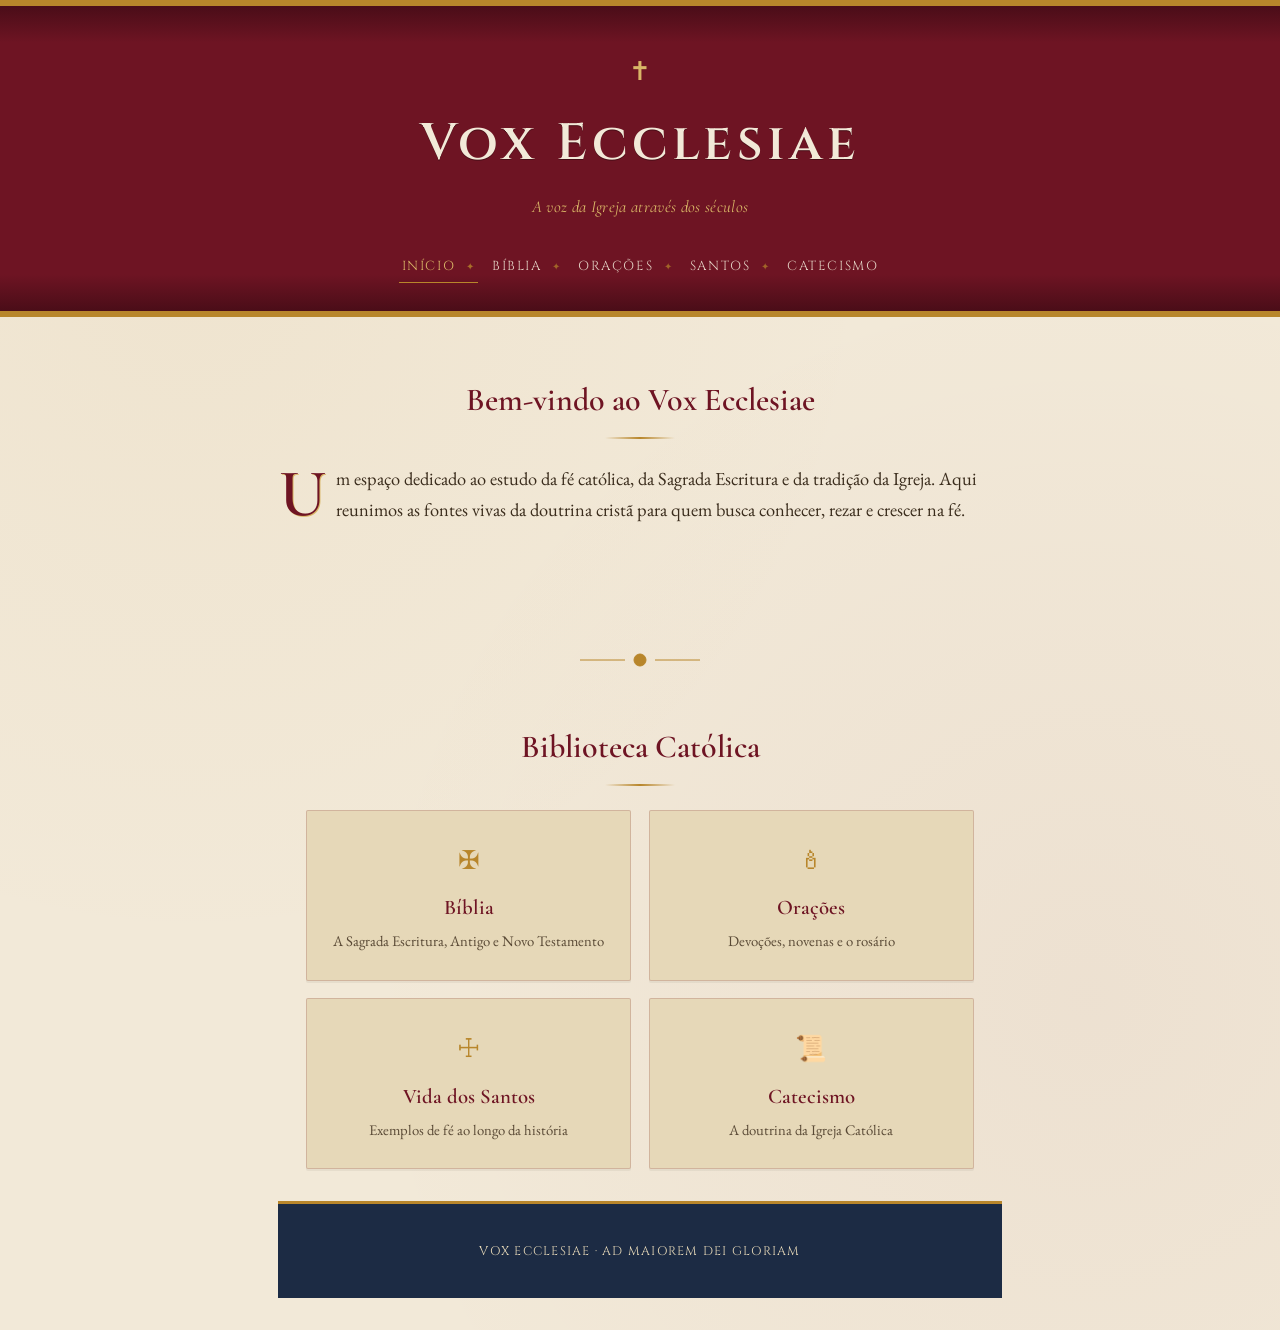
<file: index.html>
<!DOCTYPE html>
<html lang="pt-BR">

<head>
    <meta charset="UTF-8">
    <meta name="viewport" content="width=device-width, initial-scale=1.0">
    <title>Vox Ecclesiae</title>
    <link rel="stylesheet" href="style.css">
</head>

<body>

    <header>
        <div class="header-ornament" aria-hidden="true">✝</div>
        <h1>Vox Ecclesiae</h1>
        <p class="header-subtitle">A voz da Igreja através dos séculos</p>

        <nav aria-label="Navegação principal">
            <a href="index.html" class="active">Início</a>
            <a href="biblia.html">Bíblia</a>
            <a href="oracoes.html">Orações</a>
            <a href="santos.html">Santos</a>
            <a href="catecismo.html">Catecismo</a>
        </nav>
    </header>

    <main>
        <section class="hero">
            <h2>Bem-vindo ao Vox Ecclesiae</h2>
            <p class="drop-cap">
                Um espaço dedicado ao estudo da fé católica, da Sagrada Escritura
                e da tradição da Igreja. Aqui reunimos as fontes vivas da doutrina
                cristã para quem busca conhecer, rezar e crescer na fé.
            </p>
        </section>

</header>

<main>
   
    <div class="divider" aria-hidden="true">
        <svg viewBox="0 0 120 24" xmlns="http://www.w3.org/2000/svg">
            <line x1="0" y1="12" x2="45" y2="12" />
            <circle cx="60" cy="12" r="6" />
            <path d="M60 6 L64 12 L60 18 L56 12 Z" />
            <line x1="75" y1="12" x2="120" y2="12" />
        </svg>
    </div>

    <section class="library">
        <h2>Biblioteca Católica</h2>
        <ul>
            <li>
                <a href="biblia.html">
                    <span class="library-icon" aria-hidden="true">✠</span>
                    <span class="library-title">Bíblia</span>
                    <span class="library-desc">A Sagrada Escritura, Antigo e Novo Testamento</span>
                </a>
            </li>

            <li>
                <a href="oracoes.html">
                    <span class="library-icon" aria-hidden="true">🕯</span>
                    <span class="library-title">Orações</span>
                    <span class="library-desc">Devoções, novenas e o rosário</span>
                </a>
            </li>

            <li>
                <a href="santos.html">
                    <span class="library-icon" aria-hidden="true">☩</span>
                    <span class="library-title">Vida dos Santos</span>
                    <span class="library-desc">Exemplos de fé ao longo da história</span>
                </a>
            </li>

            <li>
                <a href="catecismo.html">
                    <span class="library-icon" aria-hidden="true">📜</span>
                    <span class="library-title">Catecismo</span>
                    <span class="library-desc">A doutrina da Igreja Católica</span>
                </a>
            </li>
        </ul>
    </section>
</main>

<footer>
    <p>Vox Ecclesiae &middot; Ad maiorem Dei gloriam</p>
</footer>

</body>
</html>
</file>
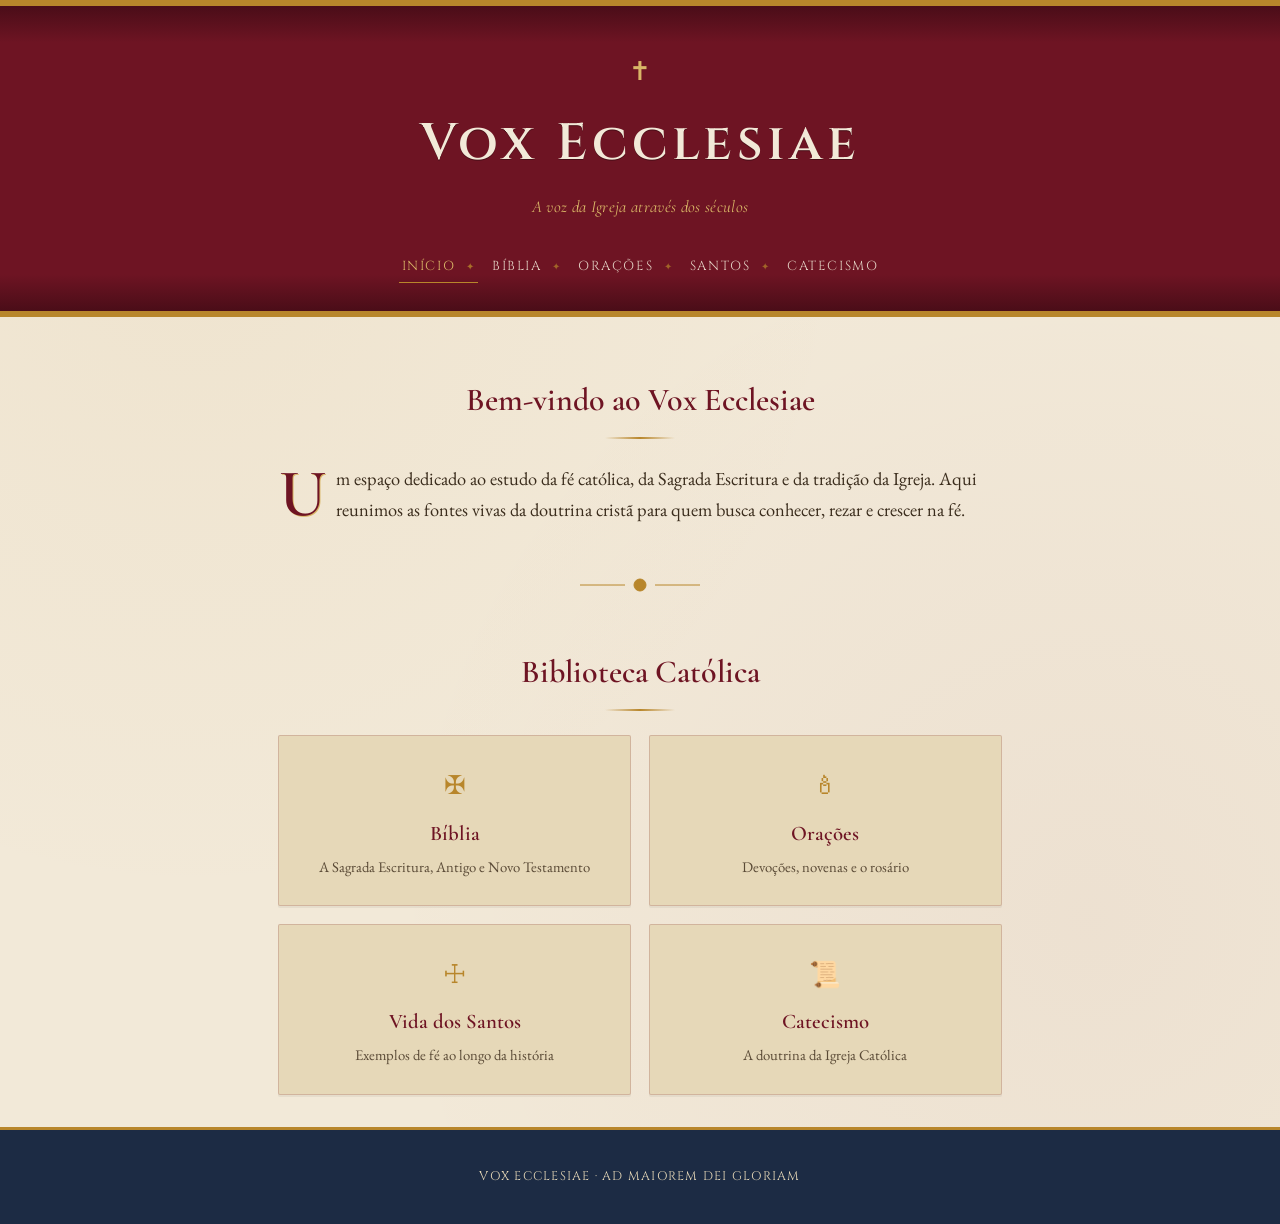
<file: Vox-Ecclesiae-main/index.html>
<!DOCTYPE html>
<html lang="pt-BR">

<head>
    <meta charset="UTF-8">
    <meta name="viewport" content="width=device-width, initial-scale=1.0">
    <title>Vox Ecclesiae</title>
    <link rel="stylesheet" href="style.css">
</head>

<body>

    <header>
        <div class="header-ornament" aria-hidden="true">✝</div>
        <h1>Vox Ecclesiae</h1>
        <p class="header-subtitle">A voz da Igreja através dos séculos</p>

        <nav aria-label="Navegação principal">
            <a href="index.html" class="active">Início</a>
            <a href="biblia.html">Bíblia</a>
            <a href="oracoes.html">Orações</a>
            <a href="santos.html">Santos</a>
            <a href="catecismo.html">Catecismo</a>
        </nav>
    </header>

    <main>
        <section class="hero">
            <h2>Bem-vindo ao Vox Ecclesiae</h2>
            <p class="drop-cap">
                Um espaço dedicado ao estudo da fé católica, da Sagrada Escritura
                e da tradição da Igreja. Aqui reunimos as fontes vivas da doutrina
                cristã para quem busca conhecer, rezar e crescer na fé.
            </p>
        </section>

        <div class="divider" aria-hidden="true">
            <svg viewBox="0 0 120 24" xmlns="http://www.w3.org/2000/svg">
                <line x1="0" y1="12" x2="45" y2="12" />
                <circle cx="60" cy="12" r="6" />
                <path d="M60 6 L64 12 L60 18 L56 12 Z" />
                <line x1="75" y1="12" x2="120" y2="12" />
            </svg>
        </div>

        <section class="library">
            <h2>Biblioteca Católica</h2>
            <ul>
                <li>
                    <a href="biblia.html">
                        <span class="library-icon" aria-hidden="true">✠</span>
                        <span class="library-title">Bíblia</span>
                        <span class="library-desc">A Sagrada Escritura, Antigo e Novo Testamento</span>
                    </a>
                </li>
                <li>
                    <a href="oracoes.html">
                        <span class="library-icon" aria-hidden="true">🕯</span>
                        <span class="library-title">Orações</span>
                        <span class="library-desc">Devoções, novenas e o rosário</span>
                    </a>
                </li>
                <li>
                    <a href="santos.html">
                        <span class="library-icon" aria-hidden="true">☩</span>
                        <span class="library-title">Vida dos Santos</span>
                        <span class="library-desc">Exemplos de fé ao longo da história</span>
                    </a>
                </li>
                <li>
                    <a href="catecismo.html">
                        <span class="library-icon" aria-hidden="true">📜</span>
                        <span class="library-title">Catecismo</span>
                        <span class="library-desc">A doutrina da Igreja Católica</span>
                    </a>
                </li>
            </ul>
        </section>
    </main>

    <footer>
        <p>Vox Ecclesiae &middot; Ad maiorem Dei gloriam</p>
    </footer>

</body>
</html>
</file>
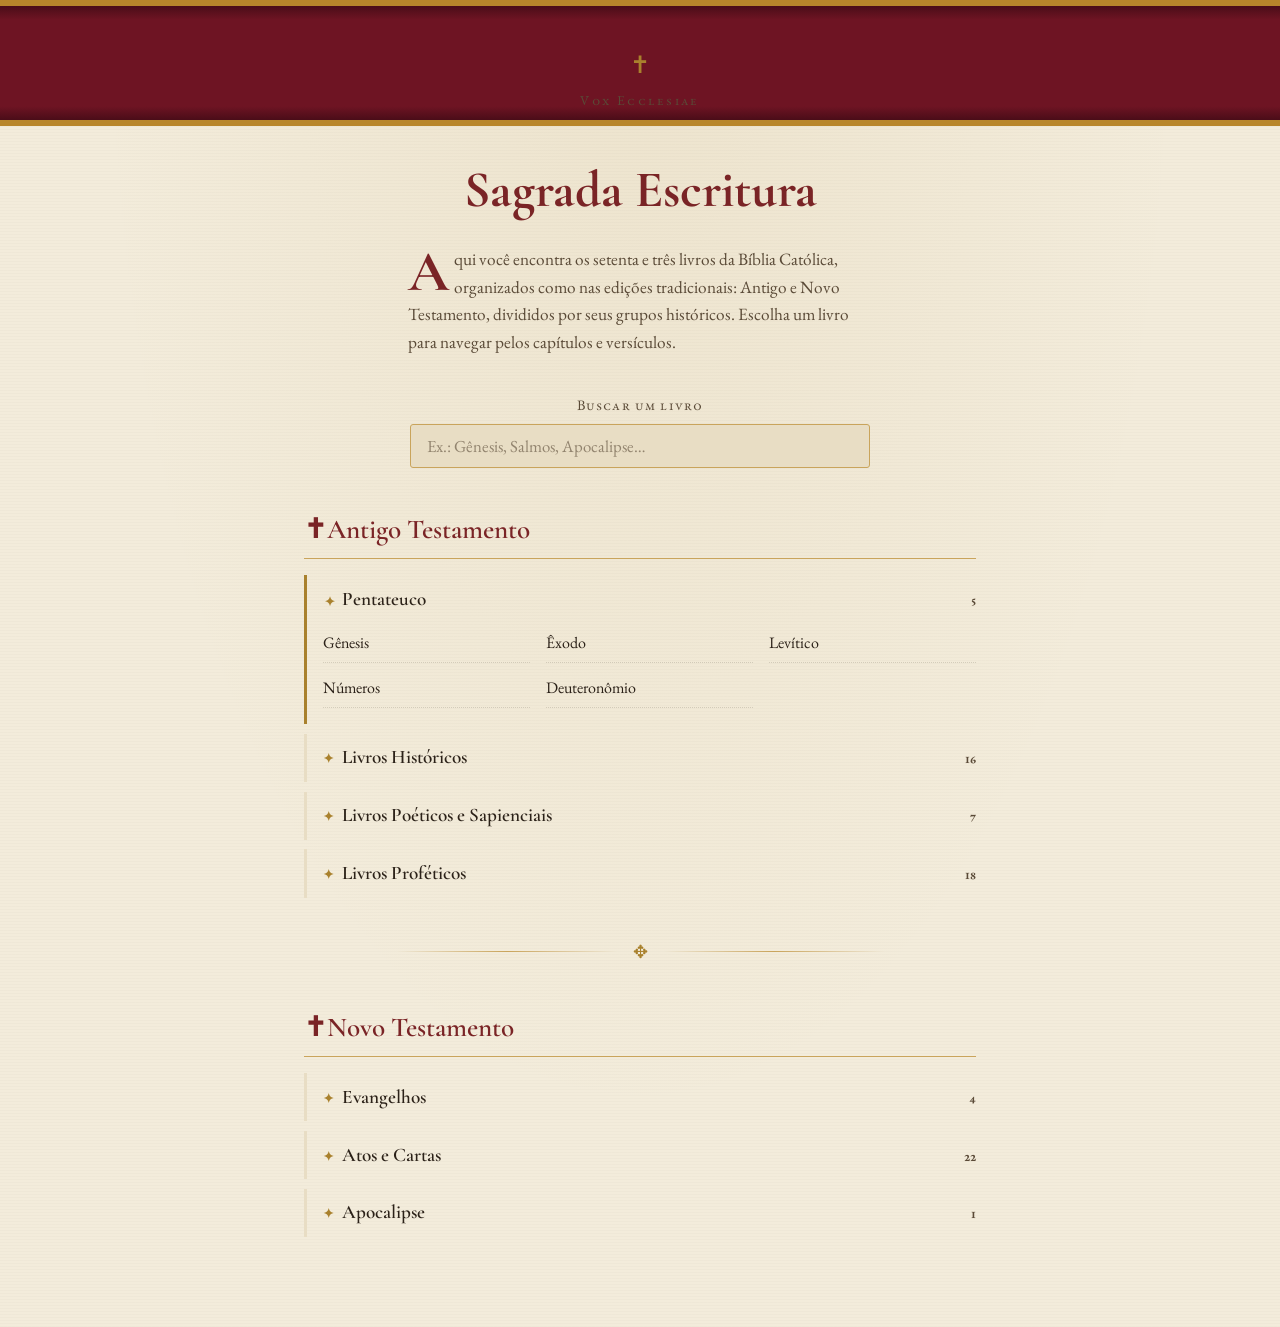
<file: biblia.html>
<!DOCTYPE html>
<html lang="pt-BR">
<head>
<meta charset="UTF-8">
<meta name="viewport" content="width=device-width, initial-scale=1.0">
<title>Bíblia | Vox Ecclesiae</title>
<link rel="preconnect" href="https://fonts.googleapis.com">
<link rel="preconnect" href="https://fonts.gstatic.com" crossorigin>
<link href="https://fonts.googleapis.com/css2?family=Cormorant+Garamond:ital,wght@0,500;0,600;0,700;1,500&family=EB+Garamond:ital,wght@0,400;0,500;1,400&display=swap" rel="stylesheet">
<link rel="stylesheet" href="style.css">
</head>
<body>

  <style>
    /* =========================================================
   Vox Ecclesiae — Bíblia
   Paleta: pergaminho, tinta sépia, ouro velho e borgonha
   ========================================================= */

:root {
  --pergaminho: #f3ecdb;
  --pergaminho-escuro: #e8ddc4;
  --tinta: #2b2118;
  --tinta-suave: #5a4a37;
  --ouro: #a9812d;
  --ouro-claro: #c9a45c;
  --borgonha: #7a2426;

  --fonte-titulo: "Cormorant Garamond", "Georgia", serif;
  --fonte-corpo: "EB Garamond", "Georgia", serif;

  --largura-conteudo: 720px;
}

* {
  box-sizing: border-box;
}

body {
  margin: 0;
  background-color: var(--pergaminho);
  background-image:
    radial-gradient(ellipse at top, rgba(169, 129, 45, 0.08), transparent 60%),
    repeating-linear-gradient(0deg, rgba(43, 33, 24, 0.02) 0px, rgba(43, 33, 24, 0.02) 1px, transparent 1px, transparent 3px);
  color: var(--tinta);
  font-family: var(--fonte-corpo);
  line-height: 1.6;
}

/* ---------- Topo ---------- */

.topo {
  display: flex;
  flex-direction: column;
  align-items: center;
  padding: 2.5rem 1.5rem 0.5rem;
}

.topo__selo {
  font-size: 1.5rem;
  color: var(--ouro);
}

.topo__eyebrow {
  margin: 0.35rem 0 0;
  font-family: var(--fonte-corpo);
  font-variant: small-caps;
  letter-spacing: 0.18em;
  font-size: 0.85rem;
  color: var(--tinta-suave);
}

/* ---------- Layout principal ---------- */

main {
  max-width: var(--largura-conteudo);
  margin: 0 auto;
  padding: 1.5rem 1.5rem 5rem;
}

/* ---------- Introdução ---------- */

.intro {
  text-align: center;
  margin-bottom: 2.25rem;
}

.intro h1 {
  font-family: var(--fonte-titulo);
  font-weight: 700;
  font-size: clamp(2.4rem, 5vw, 3.2rem);
  margin: 0 0 0.9rem;
  color: var(--borgonha);
}

.intro__texto {
  text-align: left;
  max-width: 58ch;
  margin: 0 auto;
  font-size: 1.08rem;
  color: var(--tinta-suave);
}

.capitular {
  float: left;
  font-family: var(--fonte-titulo);
  font-weight: 700;
  font-size: 3.6rem;
  line-height: 0.8;
  padding: 0.05em 0.08em 0 0;
  color: var(--borgonha);
}

/* ---------- Busca ---------- */

.busca {
  margin: 0 auto 2.5rem;
  max-width: 460px;
  text-align: center;
}

.busca__label {
  display: block;
  font-variant: small-caps;
  letter-spacing: 0.08em;
  font-size: 0.9rem;
  color: var(--tinta-suave);
  margin-bottom: 0.5rem;
}

.busca__campo {
  width: 100%;
  padding: 0.65rem 1rem;
  font-family: var(--fonte-corpo);
  font-size: 1.05rem;
  color: var(--tinta);
  background: var(--pergaminho-escuro);
  border: 1px solid var(--ouro-claro);
  border-radius: 3px;
  outline-offset: 2px;
}

.busca__campo::placeholder {
  color: var(--tinta-suave);
  opacity: 0.6;
}

.busca__campo:focus-visible {
  outline: 2px solid var(--borgonha);
}

.busca__vazio {
  margin-top: 0.75rem;
  font-style: italic;
  color: var(--tinta-suave);
}

/* ---------- Testamentos e grupos ---------- */

.testamento__titulo {
  font-family: var(--fonte-titulo);
  font-weight: 600;
  font-size: 1.7rem;
  color: var(--borgonha);
  border-bottom: 1px solid var(--ouro-claro);
  padding-bottom: 0.4rem;
  margin: 0 0 1rem;
}

.grupo {
  border-left: 3px solid var(--pergaminho-escuro);
  margin-bottom: 0.6rem;
  padding-left: 1rem;
  transition: border-color 0.25s ease;
}

.grupo[open] {
  border-left-color: var(--ouro);
}

.grupo summary {
  cursor: pointer;
  list-style: none;
  font-family: var(--fonte-titulo);
  font-weight: 600;
  font-size: 1.2rem;
  padding: 0.55rem 0;
  display: flex;
  align-items: baseline;
  gap: 0.5rem;
  user-select: none;
}

.grupo summary::-webkit-details-marker {
  display: none;
}

.grupo summary::before {
  content: "✦";
  color: var(--ouro);
  font-size: 0.8rem;
  transform: rotate(0deg);
  transition: transform 0.25s ease;
  display: inline-block;
}

.grupo[open] summary::before {
  transform: rotate(90deg);
}

.grupo__contagem {
  margin-left: auto;
  font-family: var(--fonte-corpo);
  font-variant: small-caps;
  font-size: 0.85rem;
  color: var(--tinta-suave);
}

.grupo__conteudo {
  overflow: hidden;
  transition: height 0.28s ease;
}

/* ---------- Lista de livros ---------- */

.livros {
  list-style: none;
  margin: 0 0 1rem;
  padding: 0;
  display: grid;
  grid-template-columns: repeat(auto-fill, minmax(160px, 1fr));
  gap: 0.35rem 1rem;
}

.livros li {
  border-bottom: 1px dotted rgba(43, 33, 24, 0.15);
  padding: 0.3rem 0;
}

.livros a {
  color: var(--tinta);
  text-decoration: none;
  font-size: 1rem;
  transition: color 0.15s ease;
  border-bottom: 1px solid transparent;
}

.livros a:hover,
.livros a:focus-visible {
  color: var(--borgonha);
  border-bottom-color: var(--borgonha);
}

.livro-pendente {
  color: var(--tinta-suave);
  font-size: 1rem;
  opacity: 0.65;
}

.livro-pendente::after {
  content: "em breve";
  display: inline-block;
  margin-left: 0.5rem;
  font-variant: small-caps;
  font-size: 0.7rem;
  letter-spacing: 0.05em;
  color: var(--ouro);
  opacity: 0.9;
}

/* destaque de busca */
.livros li.oculto {
  display: none;
}

.livros mark {
  background: rgba(169, 129, 45, 0.35);
  color: inherit;
  border-radius: 2px;
}

/* ---------- Divisor entre testamentos ---------- */

.divisor {
  display: flex;
  align-items: center;
  justify-content: center;
  gap: 1rem;
  margin: 2.5rem 0;
  color: var(--ouro);
  font-size: 1.1rem;
}

.divisor span {
  flex: 1;
  height: 1px;
  background: linear-gradient(90deg, transparent, var(--ouro-claro), transparent);
  max-width: 220px;
}

/* ---------- Responsivo ---------- */

@media (max-width: 480px) {
  .livros {
    grid-template-columns: 1fr;
  }

  .intro h1 {
    font-size: 2.1rem;
  }
}

/* ---------- Movimento reduzido ---------- */

@media (prefers-reduced-motion: reduce) {
  .grupo,
  .grupo summary::before,
  .grupo__conteudo {
    transition: none;
  }
}
  </style>

<div class="faixa-vitral" aria-hidden="true"></div>

<header class="topo">
  <div class="topo__selo" aria-hidden="true">✝</div>
  <p class="topo__eyebrow">Vox Ecclesiae</p>
</header>

<main>

  <section class="intro">
    <h1>Sagrada Escritura</h1>
    <p class="intro__texto">
      <span class="capitular">A</span>qui você encontra os setenta e três livros da Bíblia Católica,
      organizados como nas edições tradicionais: Antigo e Novo Testamento, divididos por seus grupos
      históricos. Escolha um livro para navegar pelos capítulos e versículos.
    </p>
  </section>

  <div class="busca">
    <label for="buscaLivro" class="busca__label">Buscar um livro</label>
    <input type="search" id="buscaLivro" class="busca__campo" placeholder="Ex.: Gênesis, Salmos, Apocalipse…" autocomplete="off">
    <p class="busca__vazio" id="buscaVazio" hidden>Nenhum livro encontrado com esse nome.</p>
  </div>

  <section class="testamento" data-testamento="antigo">
    <h2 class="testamento__titulo"><span class="testamento__selo">✝</span>Antigo Testamento</h2>

    <details class="grupo" open>
      <summary>Pentateuco <span class="grupo__contagem">5</span></summary>
      <ul class="livros">
        <li><a href="genesis.html">Gênesis</a></li>
        <li><a href="exodo.html">Êxodo</a></li>
        <li><a href="levitico.html">Levítico</a></li>
        <li><a href="numeros.html">Números</a></li>
        <li><a href="deuteronomio.html">Deuteronômio</a></li>
      </ul>
    </details>

    <details class="grupo">
      <summary>Livros Históricos <span class="grupo__contagem">16</span></summary>
      <ul class="livros">
        <li><span class="livro-pendente">Josué</span></li>
        <li><span class="livro-pendente">Juízes</span></li>
        <li><span class="livro-pendente">Rute</span></li>
        <li><span class="livro-pendente">1 Samuel</span></li>
        <li><span class="livro-pendente">2 Samuel</span></li>
        <li><span class="livro-pendente">1 Reis</span></li>
        <li><span class="livro-pendente">2 Reis</span></li>
        <li><span class="livro-pendente">1 Crônicas</span></li>
        <li><span class="livro-pendente">2 Crônicas</span></li>
        <li><span class="livro-pendente">Esdras</span></li>
        <li><span class="livro-pendente">Neemias</span></li>
        <li><span class="livro-pendente">Tobias</span></li>
        <li><span class="livro-pendente">Judite</span></li>
        <li><span class="livro-pendente">Ester</span></li>
        <li><span class="livro-pendente">1 Macabeus</span></li>
        <li><span class="livro-pendente">2 Macabeus</span></li>
      </ul>
    </details>

    <details class="grupo">
      <summary>Livros Poéticos e Sapienciais <span class="grupo__contagem">7</span></summary>
      <ul class="livros">
        <li><span class="livro-pendente">Jó</span></li>
        <li><span class="livro-pendente">Salmos</span></li>
        <li><span class="livro-pendente">Provérbios</span></li>
        <li><span class="livro-pendente">Eclesiastes</span></li>
        <li><span class="livro-pendente">Cântico dos Cânticos</span></li>
        <li><span class="livro-pendente">Sabedoria</span></li>
        <li><span class="livro-pendente">Eclesiástico (Sirac)</span></li>
      </ul>
    </details>

    <details class="grupo">
      <summary>Livros Proféticos <span class="grupo__contagem">18</span></summary>
      <ul class="livros">
        <li><span class="livro-pendente">Isaías</span></li>
        <li><span class="livro-pendente">Jeremias</span></li>
        <li><span class="livro-pendente">Lamentações</span></li>
        <li><span class="livro-pendente">Baruc</span></li>
        <li><span class="livro-pendente">Ezequiel</span></li>
        <li><span class="livro-pendente">Daniel</span></li>
        <li><span class="livro-pendente">Oséias</span></li>
        <li><span class="livro-pendente">Joel</span></li>
        <li><span class="livro-pendente">Amós</span></li>
        <li><span class="livro-pendente">Abdias</span></li>
        <li><span class="livro-pendente">Jonas</span></li>
        <li><span class="livro-pendente">Miquéias</span></li>
        <li><span class="livro-pendente">Naum</span></li>
        <li><span class="livro-pendente">Habacuc</span></li>
        <li><span class="livro-pendente">Sofonias</span></li>
        <li><span class="livro-pendente">Ageu</span></li>
        <li><span class="livro-pendente">Zacarias</span></li>
        <li><span class="livro-pendente">Malaquias</span></li>
      </ul>
    </details>
  </section>

  <div class="divisor" aria-hidden="true"><span></span>✥<span></span></div>

  <section class="testamento" data-testamento="novo">
    <h2 class="testamento__titulo"><span class="testamento__selo">✝</span>Novo Testamento</h2>

    <details class="grupo">
      <summary>Evangelhos <span class="grupo__contagem">4</span></summary>
      <ul class="livros">
        <li><span class="livro-pendente">Mateus</span></li>
        <li><span class="livro-pendente">Marcos</span></li>
        <li><span class="livro-pendente">Lucas</span></li>
        <li><span class="livro-pendente">João</span></li>
      </ul>
    </details>

    <details class="grupo">
      <summary>Atos e Cartas <span class="grupo__contagem">22</span></summary>
      <ul class="livros">
        <li><span class="livro-pendente">Atos dos Apóstolos</span></li>
        <li><span class="livro-pendente">Romanos</span></li>
        <li><span class="livro-pendente">1 Coríntios</span></li>
        <li><span class="livro-pendente">2 Coríntios</span></li>
        <li><span class="livro-pendente">Gálatas</span></li>
        <li><span class="livro-pendente">Efésios</span></li>
        <li><span class="livro-pendente">Filipenses</span></li>
        <li><span class="livro-pendente">Colossenses</span></li>
        <li><span class="livro-pendente">1 Tessalonicenses</span></li>
        <li><span class="livro-pendente">2 Tessalonicenses</span></li>
        <li><span class="livro-pendente">1 Timóteo</span></li>
        <li><span class="livro-pendente">2 Timóteo</span></li>
        <li><span class="livro-pendente">Tito</span></li>
        <li><span class="livro-pendente">Filemom</span></li>
        <li><span class="livro-pendente">Hebreus</span></li>
        <li><span class="livro-pendente">Tiago</span></li>
        <li><span class="livro-pendente">1 Pedro</span></li>
        <li><span class="livro-pendente">2 Pedro</span></li>
        <li><span class="livro-pendente">1 João</span></li>
        <li><span class="livro-pendente">2 João</span></li>
        <li><span class="livro-pendente">3 João</span></li>
        <li><span class="livro-pendente">Judas</span></li>
      </ul>
    </details>

    <details class="grupo">
      <summary>Apocalipse <span class="grupo__contagem">1</span></summary>
      <ul class="livros">
        <li><span class="livro-pendente">Apocalipse</span></li>
      </ul>
    </details>
  </section>

</main>

<script>
  // Vox Ecclesiae — Bíblia
// Acordeão com animação de altura + busca de livros em tempo real

document.addEventListener("DOMContentLoaded", () => {
  const grupos = document.querySelectorAll(".grupo");

  // ---------- Acordeão suave (anima abrir/fechar dos <details>) ----------
  grupos.forEach((grupo) => {
    const summary = grupo.querySelector("summary");
    const lista = grupo.querySelector(".livros");

    // embrulha a lista para poder animar a altura sem afetar o layout do <details>
    const wrapper = document.createElement("div");
    wrapper.className = "grupo__conteudo";
    grupo.insertBefore(wrapper, lista);
    wrapper.appendChild(lista);

    summary.addEventListener("click", (evento) => {
      evento.preventDefault();

      const estaAberto = grupo.hasAttribute("open");

      if (estaAberto) {
        // fechar com animação
        wrapper.style.height = wrapper.scrollHeight + "px";
        requestAnimationFrame(() => {
          wrapper.style.height = "0px";
        });
        wrapper.addEventListener(
          "transitionend",
          () => {
            grupo.removeAttribute("open");
          },
          { once: true }
        );
      } else {
        // abrir com animação
        grupo.setAttribute("open", "");
        wrapper.style.height = "0px";
        requestAnimationFrame(() => {
          wrapper.style.height = wrapper.scrollHeight + "px";
        });
        wrapper.addEventListener(
          "transitionend",
          () => {
            wrapper.style.height = "auto";
          },
          { once: true }
        );
      }
    });
  });

  // ---------- Busca de livros ---------- 
  const campoBusca = document.getElementById("buscaLivro");
  const avisoVazio = document.getElementById("buscaVazio");
  const todosOsLivros = document.querySelectorAll(".livros li");

  const normalizar = (texto) =>
    texto
      .toLowerCase()
      .normalize("NFD")
      .replace(/[\u0300-\u036f]/g, ""); // remove acentos

  campoBusca.addEventListener("input", () => {
    const termo = normalizar(campoBusca.value.trim());
    let algumVisivel = false;

    todosOsLivros.forEach((item) => {
      const nomeOriginal = item.textContent.replace("em breve", "").trim();
      const nomeNormalizado = normalizar(nomeOriginal);
      const corresponde = termo === "" || nomeNormalizado.includes(termo);

      item.classList.toggle("oculto", !corresponde);

      const grupo = item.closest(".grupo");
      if (corresponde && termo !== "") {
        algumVisivel = true;
        // abre automaticamente o grupo que contém o resultado
        if (!grupo.hasAttribute("open")) {
          grupo.querySelector("summary").click();
        }
      }
      if (corresponde) algumVisivel = true;
    });

    avisoVazio.hidden = termo === "" || algumVisivel;
  });
});
</script>
</body>
</html>
</file>
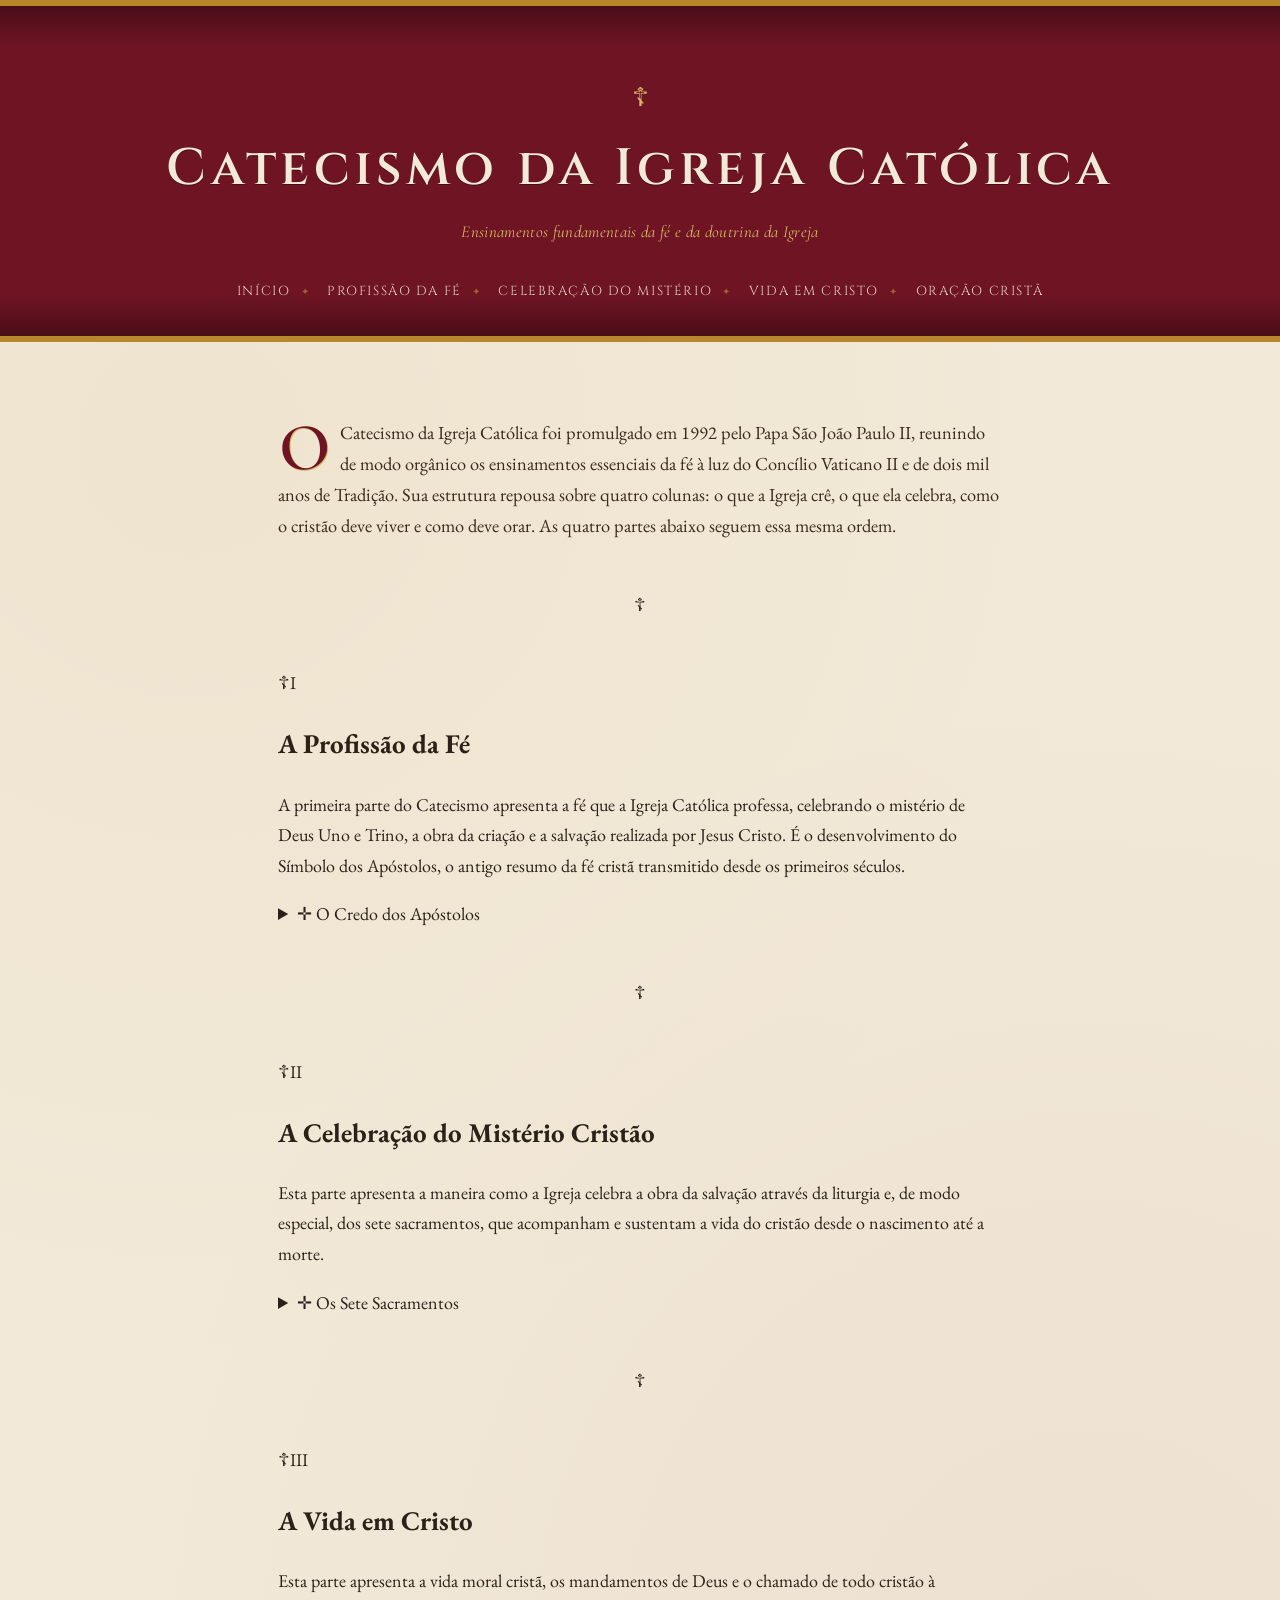
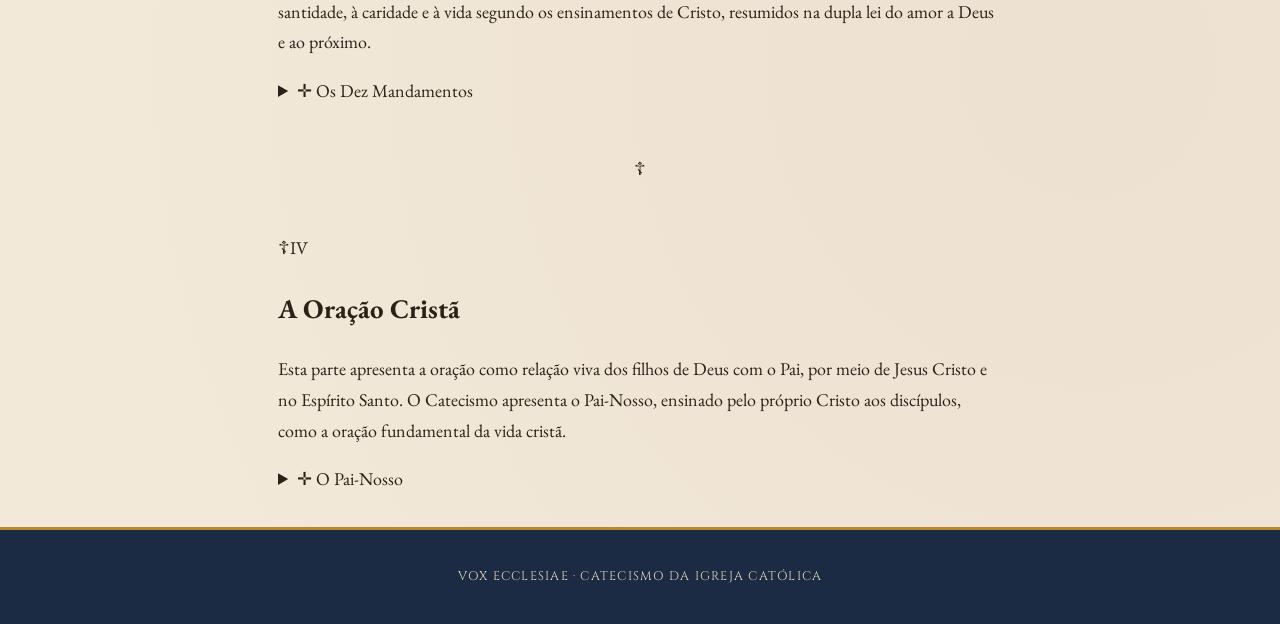
<file: catecismo.html>
<!DOCTYPE html>
<html lang="pt-BR">

<head>
    <meta charset="UTF-8">
    <meta name="viewport" content="width=device-width, initial-scale=1.0">
    <title>Catecismo da Igreja Católica | Vox Ecclesiae</title>
    <link rel="stylesheet" href="style.css">
</head>

<body>

<header>
    <div class="key-band" aria-hidden="true"></div>
    <p class="header-ornament" aria-hidden="true">☦</p>
    <h1>Catecismo da Igreja Católica</h1>
    <p class="header-subtitle">Ensinamentos fundamentais da fé e da doutrina da Igreja</p>

    <nav>
        <a href="index.html">Início</a>
        <a href="#profissao">Profissão da Fé</a>
        <a href="#celebracao">Celebração do Mistério</a>
        <a href="#vida">Vida em Cristo</a>
        <a href="#oracao">Oração Cristã</a>
    </nav>
    <div class="key-band" aria-hidden="true"></div>
</header>

<main class="catecismo">

    <section class="hero">
        <p class="drop-cap">
            O Catecismo da Igreja Católica foi promulgado em 1992 pelo Papa São João Paulo II,
            reunindo de modo orgânico os ensinamentos essenciais da fé à luz do Concílio Vaticano II
            e de dois mil anos de Tradição. Sua estrutura repousa sobre quatro colunas: o que a Igreja
            crê, o que ela celebra, como o cristão deve viver e como deve orar. As quatro partes abaixo
            seguem essa mesma ordem.
        </p>
    </section>

    <div class="divider divider-cross" aria-hidden="true">
        <span class="divider-line"></span>
        <span class="divider-cross-glyph">☦</span>
        <span class="divider-line"></span>
    </div>

    <!-- ================= PARTE I ================= -->
    <section class="catecismo-part" id="profissao">
        <span class="corner-bl" aria-hidden="true"></span><span class="corner-br" aria-hidden="true"></span>
        <span class="part-number"><span class="part-number-cross">☦</span>I</span>
        <h2>A Profissão da Fé</h2>

        <p>
            A primeira parte do Catecismo apresenta a fé que a Igreja Católica professa,
            celebrando o mistério de Deus Uno e Trino, a obra da criação e a salvação
            realizada por Jesus Cristo. É o desenvolvimento do Símbolo dos Apóstolos,
            o antigo resumo da fé cristã transmitido desde os primeiros séculos.
        </p>

        <details class="prayer-card">
            <summary>
                <span class="prayer-icon" aria-hidden="true">✛</span>
                <span class="prayer-title">O Credo dos Apóstolos</span>
            </summary>
            <div class="prayer-text">
                <p>
                    Creio em Deus Pai todo-poderoso, criador do céu e da terra.
                </p>
                <p>
                    E em Jesus Cristo, seu único Filho, nosso Senhor, que foi concebido pelo
                    poder do Espírito Santo; nasceu da Virgem Maria; padeceu sob Pôncio Pilatos,
                    foi crucificado, morto e sepultado; desceu à mansão dos mortos; ressuscitou
                    ao terceiro dia; subiu aos céus; está sentado à direita de Deus Pai
                    todo-poderoso, donde há de vir a julgar os vivos e os mortos.
                </p>
                <p>
                    Creio no Espírito Santo; na santa Igreja Católica; na comunhão dos santos;
                    na remissão dos pecados; na ressurreição da carne; na vida eterna. Amém.
                </p>
            </div>
        </details>
    </section>

    <div class="divider divider-cross" aria-hidden="true">
        <span class="divider-line"></span>
        <span class="divider-cross-glyph">☦</span>
        <span class="divider-line"></span>
    </div>

    <!-- ================= PARTE II ================= -->
    <section class="catecismo-part" id="celebracao">
        <span class="corner-bl" aria-hidden="true"></span><span class="corner-br" aria-hidden="true"></span>
        <span class="part-number"><span class="part-number-cross">☦</span>II</span>
        <h2>A Celebração do Mistério Cristão</h2>

        <p>
            Esta parte apresenta a maneira como a Igreja celebra a obra da salvação
            através da liturgia e, de modo especial, dos sete sacramentos, que
            acompanham e sustentam a vida do cristão desde o nascimento até a morte.
        </p>

        <details class="prayer-card">
            <summary>
                <span class="prayer-icon" aria-hidden="true">✛</span>
                <span class="prayer-title">Os Sete Sacramentos</span>
            </summary>
            <div class="prayer-text">
                <p>
                    Os sacramentos são sinais eficazes da graça, instituídos por Cristo e
                    confiados à Igreja, pelos quais nos é concedida a vida divina. Dividem-se
                    em três grupos:
                </p>
                <ul>
                    <li><span class="sacrament-name">Iniciação cristã</span> — Batismo, Confirmação (Crisma) e Eucaristia</li>
                    <li><span class="sacrament-name">Cura</span> — Reconciliação (Penitência) e Unção dos Enfermos</li>
                    <li><span class="sacrament-name">Serviço à comunhão</span> — Ordem e Matrimônio</li>
                </ul>
            </div>
        </details>
    </section>

    <div class="divider divider-cross" aria-hidden="true">
        <span class="divider-line"></span>
        <span class="divider-cross-glyph">☦</span>
        <span class="divider-line"></span>
    </div>

    <!-- ================= PARTE III ================= -->
    <section class="catecismo-part" id="vida">
        <span class="corner-bl" aria-hidden="true"></span><span class="corner-br" aria-hidden="true"></span>
        <span class="part-number"><span class="part-number-cross">☦</span>III</span>
        <h2>A Vida em Cristo</h2>

        <p>
            Esta parte apresenta a vida moral cristã, os mandamentos de Deus e o
            chamado de todo cristão à santidade, à caridade e à vida segundo os
            ensinamentos de Cristo, resumidos na dupla lei do amor a Deus e ao próximo.
        </p>

        <details class="prayer-card">
            <summary>
                <span class="prayer-icon" aria-hidden="true">✛</span>
                <span class="prayer-title">Os Dez Mandamentos</span>
            </summary>
            <div class="prayer-text">
                <ol>
                    <li>Amar a Deus sobre todas as coisas.</li>
                    <li>Não tomar seu santo nome em vão.</li>
                    <li>Guardar domingos e festas de guarda.</li>
                    <li>Honrar pai e mãe.</li>
                    <li>Não matar.</li>
                    <li>Não pecar contra a castidade.</li>
                    <li>Não furtar.</li>
                    <li>Não levantar falso testemunho.</li>
                    <li>Não desejar a mulher do próximo.</li>
                    <li>Não cobiçar as coisas alheias.</li>
                </ol>
            </div>
        </details>
    </section>

    <div class="divider divider-cross" aria-hidden="true">
        <span class="divider-line"></span>
        <span class="divider-cross-glyph">☦</span>
        <span class="divider-line"></span>
    </div>

    <!-- ================= PARTE IV ================= -->
    <section class="catecismo-part" id="oracao">
        <span class="corner-bl" aria-hidden="true"></span><span class="corner-br" aria-hidden="true"></span>
        <span class="part-number"><span class="part-number-cross">☦</span>IV</span>
        <h2>A Oração Cristã</h2>

        <p>
            Esta parte apresenta a oração como relação viva dos filhos de Deus com o
            Pai, por meio de Jesus Cristo e no Espírito Santo. O Catecismo apresenta
            o Pai-Nosso, ensinado pelo próprio Cristo aos discípulos, como a oração
            fundamental da vida cristã.
        </p>

        <details class="prayer-card">
            <summary>
                <span class="prayer-icon" aria-hidden="true">✛</span>
                <span class="prayer-title">O Pai-Nosso</span>
            </summary>
            <div class="prayer-text">
                <p>
                    Pai nosso que estais nos céus, santificado seja o vosso nome; venha a nós
                    o vosso reino; seja feita a vossa vontade, assim na terra como no céu.
                </p>
                <p>
                    O pão nosso de cada dia nos dai hoje; perdoai-nos as nossas ofensas, assim
                    como nós perdoamos a quem nos tem ofendido; e não nos deixeis cair em
                    tentação, mas livrai-nos do mal. Amém.
                </p>
            </div>
        </details>
    </section>

</main>

<footer>
    <p>Vox Ecclesiae &middot; Catecismo da Igreja Católica</p>
</footer>

</body>
</html>
</file>
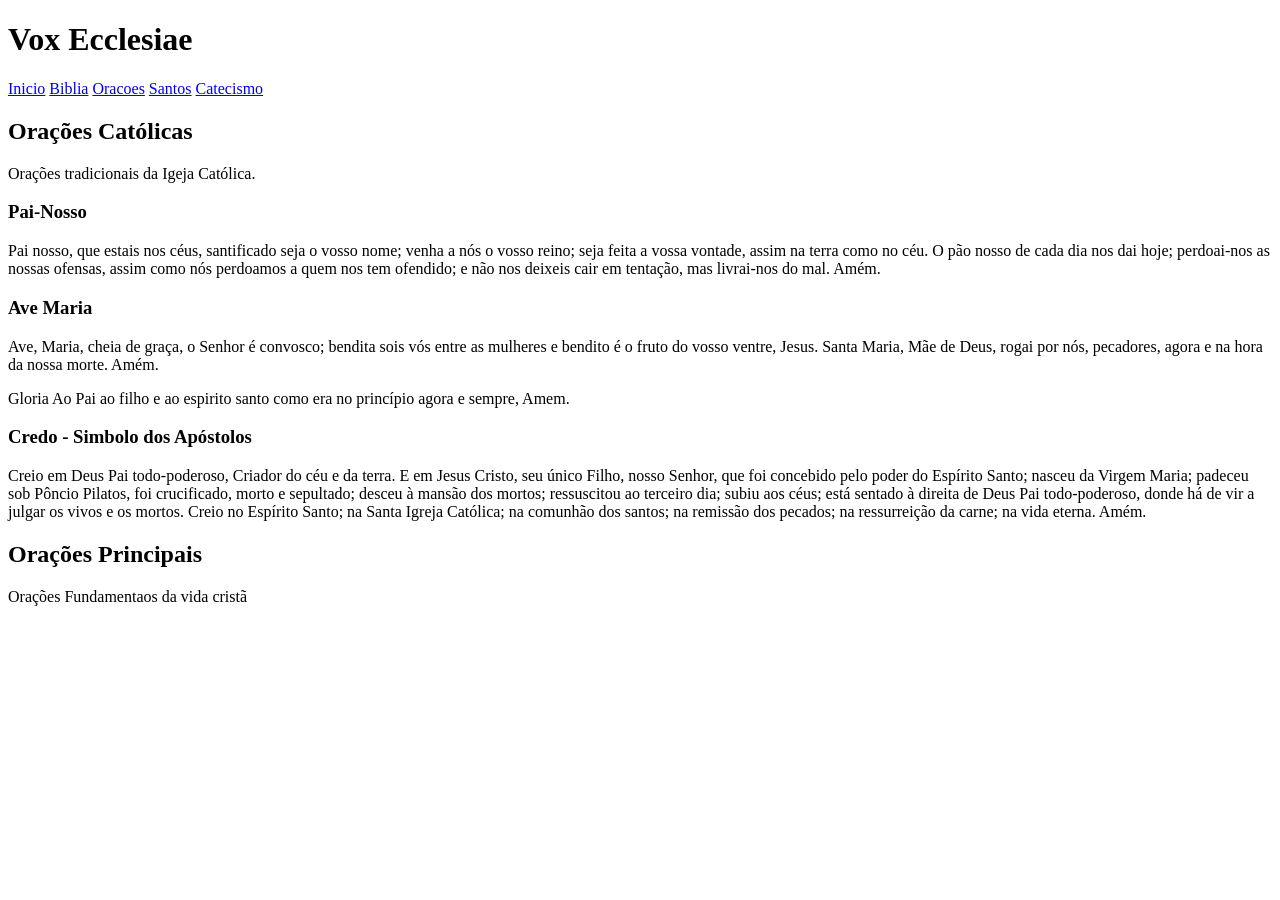
<file: oracao.html>
<!DOCTYPE html>
<html lang="pt-BR">

<head>
    <meta charset="UTF-8">
    <meta name="viewport" content="width=device-width, initial-scale=1.0">
    <title>Preces | Vox Ecclesiae</title>
    <link rel="stylesheet" href="oracoes.css">
</head>
<body>

<header>
<h1>Vox Ecclesiae</h1>
<nav>
<a href="index.html">Inicio</a>
<a href="biblia.html">Biblia</a>
<a href="oracoes.html">Oracoes</a>
<a href="santos.html">Santos</a>
<a href="catecismo.html">Catecismo</a>
</nav>

</header>

<main>
    <h2>Orações Católicas</h2>
    <p> Orações tradicionais da Igeja Católica.</p>

    <section>

<article>

<h3>Pai-Nosso</h3>

<p>Pai nosso, que estais nos céus,
        santificado seja o vosso nome;
        venha a nós o vosso reino;
        seja feita a vossa vontade,
        assim na terra como no céu.
        O pão nosso de cada dia nos dai hoje;

        perdoai-nos as nossas ofensas,
        assim como nós perdoamos a quem nos tem ofendido;

        e não nos deixeis cair em tentação,
        mas livrai-nos do mal.

        Amém.</p>

</article>


<article>

<h3>Ave Maria</h3>

<p>
  Ave, Maria, cheia de graça,
        o Senhor é convosco;
        bendita sois vós entre as mulheres
        e bendito é o fruto do vosso ventre, Jesus.

        Santa Maria, Mãe de Deus,
        rogai por nós, pecadores,
        agora e na hora da nossa morte.

        Amém.
</p> </article>

<article> Gloria Ao Pai ao filho e ao espirito santo como era no princípio agora e sempre, Amem.</article>


<article>

<h3>Credo - Simbolo dos Apóstolos</h3>

<p> 
Creio em Deus Pai todo-poderoso,
        Criador do céu e da terra.

        E em Jesus Cristo, seu único Filho, nosso Senhor,
        que foi concebido pelo poder do Espírito Santo;
        nasceu da Virgem Maria;
        padeceu sob Pôncio Pilatos,
        foi crucificado, morto e sepultado;
        desceu à mansão dos mortos;
        ressuscitou ao terceiro dia;
        subiu aos céus;
        está sentado à direita de Deus Pai todo-poderoso,
        donde há de vir a julgar os vivos e os mortos.

        Creio no Espírito Santo;
        na Santa Igreja Católica;
        na comunhão dos santos;
        na remissão dos pecados;
        na ressurreição da carne;
        na vida eterna.

        Amém.
</p>








</article>






    </main>

<h2>Orações Principais</h2>
<p>Orações Fundamentaos da vida cristã</p>


</body>
</html>
</file>
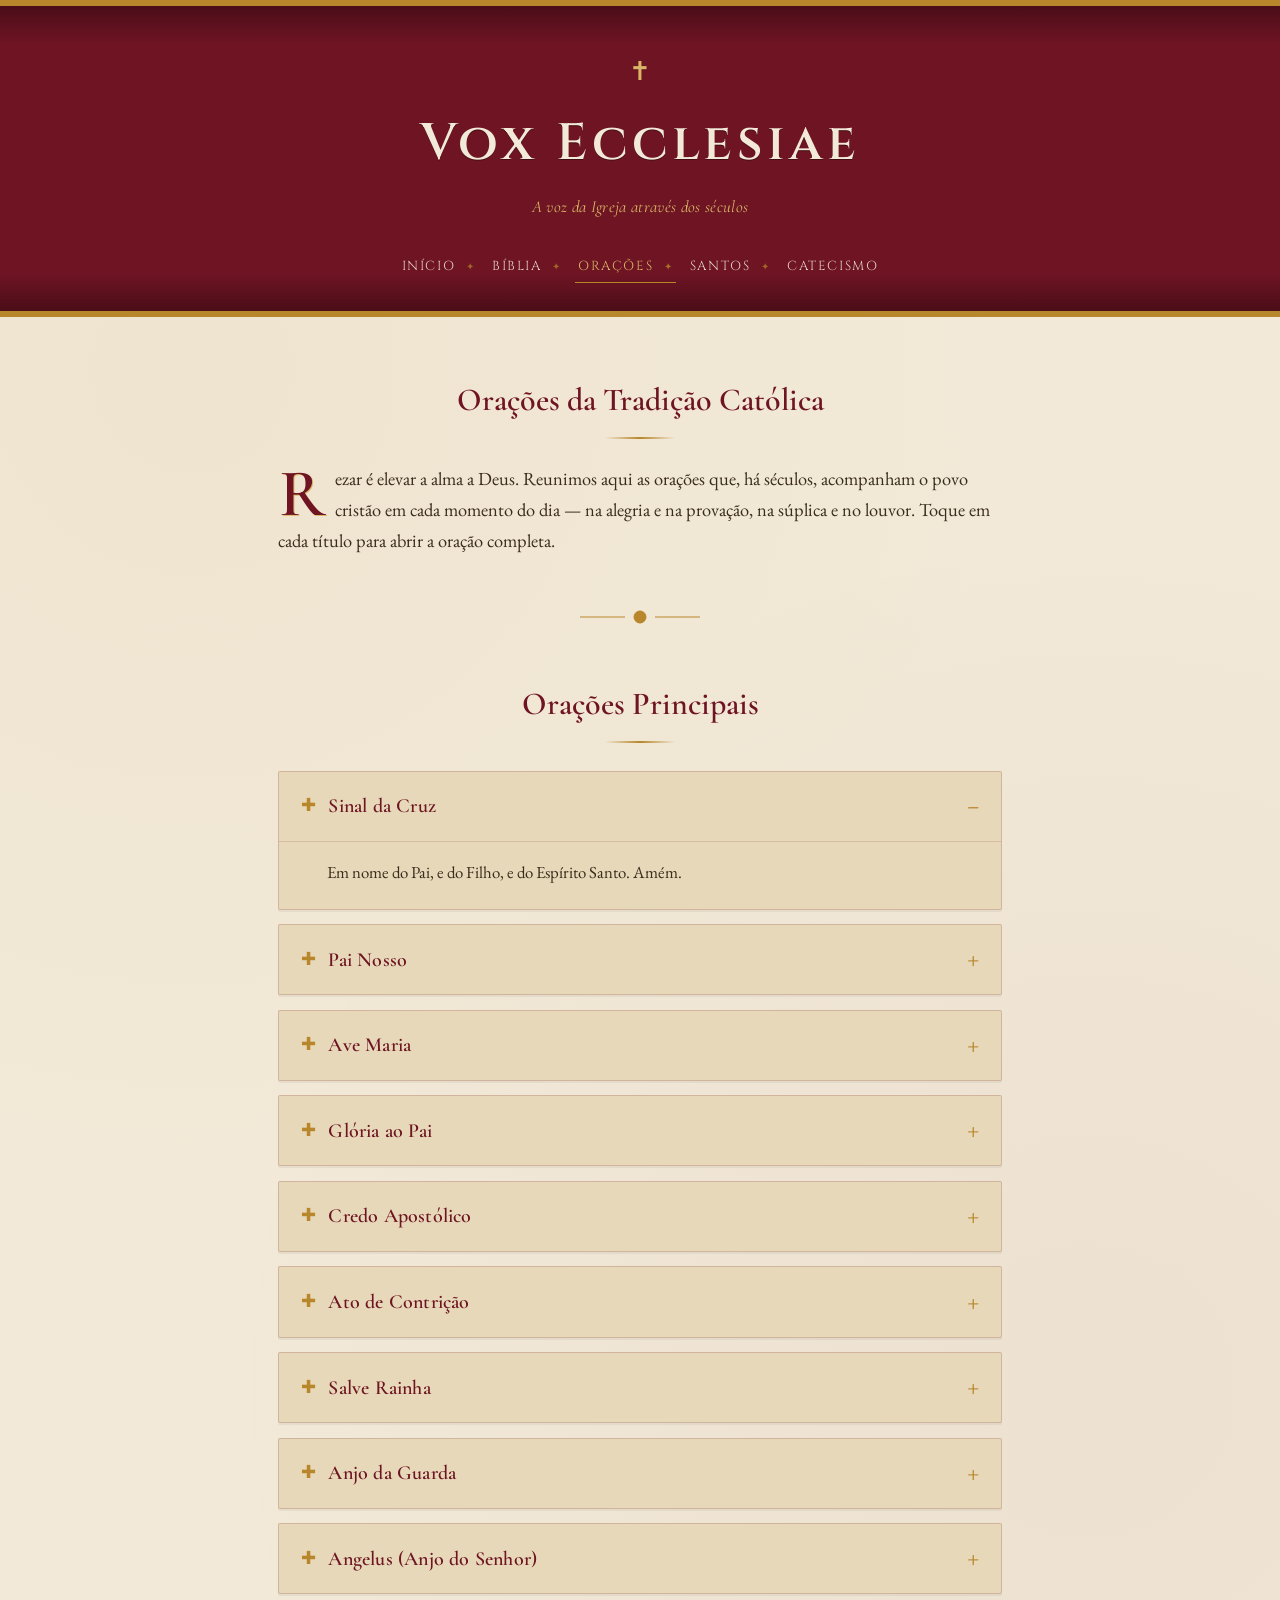
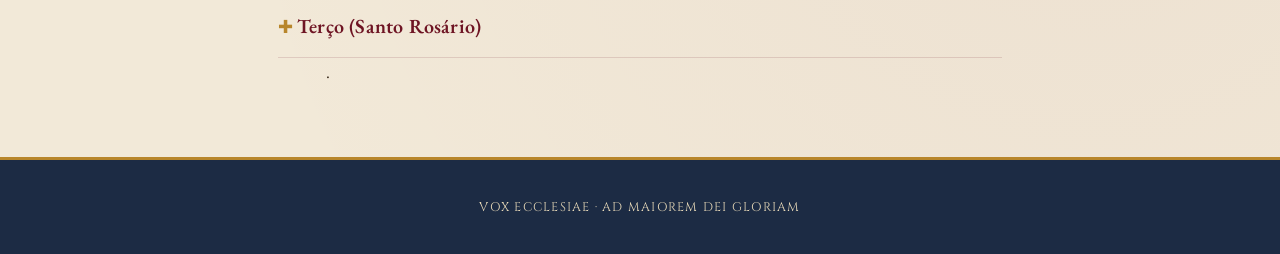
<file: oracoes.html>
<!DOCTYPE html>
<html lang="pt-BR">

<head>
    <meta charset="UTF-8">
    <meta name="viewport" content="width=device-width, initial-scale=1.0">
    <title>Orações · Vox Ecclesiae</title>
    <link rel="stylesheet" href="style.css">
    <link rel="stylesheet" href="oracoes.css">
</head>

<body>

    <header>
        <div class="header-ornament" aria-hidden="true">✝</div>
        <h1>Vox Ecclesiae</h1>
        <p class="header-subtitle">A voz da Igreja através dos séculos</p>

        <nav aria-label="Navegação principal">
            <a href="index.html">Início</a>
            <a href="biblia.html">Bíblia</a>
            <a href="oracoes.html" class="active">Orações</a>
            <a href="santos.html">Santos</a>
            <a href="catecismo.html">Catecismo</a>
        </nav>
    </header>

    <main>
        <section class="hero">
            <h2>Orações da Tradição Católica</h2>
            <p class="drop-cap">
                Rezar é elevar a alma a Deus. Reunimos aqui as orações que, há
                séculos, acompanham o povo cristão em cada momento do dia — na
                alegria e na provação, na súplica e no louvor. Toque em cada
                título para abrir a oração completa.
            </p>
        </section>

        <div class="divider" aria-hidden="true">
            <svg viewBox="0 0 120 24" xmlns="http://www.w3.org/2000/svg">
                <line x1="0" y1="12" x2="45" y2="12" />
                <circle cx="60" cy="12" r="6" />
                <path d="M60 6 L64 12 L60 18 L56 12 Z" />
                <line x1="75" y1="12" x2="120" y2="12" />
            </svg>
        </div>

        <section class="prayers">
            <h2>Orações Principais</h2>

            <div class="prayer-list">

                <details class="prayer-card" open>
                    <summary>
                        <span class="prayer-icon" aria-hidden="true">✚</span>
                        <span class="prayer-title">Sinal da Cruz</span>
                    </summary>
                    <div class="prayer-text">
                        <p>
                            Em nome do Pai, e do Filho, e do Espírito Santo. Amém.
                        </p>
                    </div>
                </details>

                <details class="prayer-card">
                    <summary>
                        <span class="prayer-icon" aria-hidden="true">✚</span>
                        <span class="prayer-title">Pai Nosso</span>
                    </summary>
                    <div class="prayer-text">
                        <p>
                            Pai Nosso que estais nos céus, santificado seja o vosso Nome,
                            venha a nós o vosso Reino, seja feita a vossa vontade, assim na
                            terra como no céu. O pão nosso de cada dia nos dai hoje, perdoai-nos
                            as nossas ofensas, assim como nós perdoamos a quem nos tem ofendido,
                            e não nos deixeis cair em tentação, mas livrai-nos do mal. Amém.
                        </p>
                    </div>
                </details>

                <details class="prayer-card">
                    <summary>
                        <span class="prayer-icon" aria-hidden="true">✚</span>
                        <span class="prayer-title">Ave Maria</span>
                    </summary>
                    <div class="prayer-text">
                        <p>
                            Ave Maria, cheia de graça, o Senhor é convosco, bendita sois vós
                            entre as mulheres, e bendito é o fruto do vosso ventre, Jesus.
                            Santa Maria, Mãe de Deus, rogai por nós pecadores, agora e na
                            hora da nossa morte. Amém.
                        </p>
                    </div>
                </details>

                <details class="prayer-card">
                    <summary>
                        <span class="prayer-icon" aria-hidden="true">✚</span>
                        <span class="prayer-title">Glória ao Pai</span>
                    </summary>
                    <div class="prayer-text">
                        <p>
                            Glória ao Pai, ao Filho e ao Espírito Santo. Como era no
                            princípio, agora e sempre, e por todos os séculos dos
                            séculos. Amém.
                        </p>
                    </div>
                </details>

                <details class="prayer-card">
                    <summary>
                        <span class="prayer-icon" aria-hidden="true">✚</span>
                        <span class="prayer-title">Credo Apostólico</span>
                    </summary>
                    <div class="prayer-text">
                        <p>
                            Creio em Deus Pai todo-poderoso, criador do céu e da terra;
                            e em Jesus Cristo, seu único Filho, nosso Senhor, que foi
                            concebido pelo poder do Espírito Santo, nasceu da Virgem
                            Maria, padeceu sob Pôncio Pilatos, foi crucificado, morto e
                            sepultado; desceu à mansão dos mortos; ressuscitou ao terceiro
                            dia; subiu aos céus, está sentado à direita de Deus Pai
                            todo-poderoso, donde há de vir a julgar os vivos e os mortos.
                        </p>
                        <p>
                            Creio no Espírito Santo, na santa Igreja Católica, na
                            comunhão dos santos, na remissão dos pecados, na ressurreição
                            da carne, na vida eterna. Amém.
                        </p>
                    </div>
                </details>

                <details class="prayer-card">
                    <summary>
                        <span class="prayer-icon" aria-hidden="true">✚</span>
                        <span class="prayer-title">Ato de Contrição</span>
                    </summary>
                    <div class="prayer-text">
                        <p>
                            Meu Deus, eu me arrependo de todo o coração de todos os meus
                            pecados, e os detesto, porque, pecando, mereci as penas do
                            inferno e, principalmente, porque ofendi a Vós, que sois
                            infinitamente bom e mereceis ser amado sobre todas as coisas.
                            Proponho firmemente, com o auxílio da vossa graça, não mais
                            pecar e evitar as ocasiões próximas de pecado. Amém.
                        </p>
                    </div>
                </details>

                <details class="prayer-card">
                    <summary>
                        <span class="prayer-icon" aria-hidden="true">✚</span>
                        <span class="prayer-title">Salve Rainha</span>
                    </summary>
                    <div class="prayer-text">
                        <p>
                            Salve, Rainha, Mãe de misericórdia, vida, doçura e esperança
                            nossa, salve! A vós bradamos, os degredados filhos de Eva;
                            a vós suspiramos, gemendo e chorando neste vale de lágrimas,Eia, pois, advogada nossa, esses vossos olhos misericordiosos
                            a nós volvei; e depois deste desterro mostrai-nos Jesus,
                            bendito fruto do vosso ventre. Ó clemente, ó piedosa, ó doce
                            sempre Virgem Maria,Rogai por nós, santa Mãe de Deus, para que sejamos dignos
                            das promessas de Cristo. Amém.
                        </p>
                    
                            
                        </p>
                    </div>
                </details>
                
                   

        
                <details class="prayer-card">
                    <summary>
                        <span class="prayer-icon" aria-hidden="true">✚</span>
                        <span class="prayer-title">Anjo da Guarda</span>
                    </summary>
                    <div class="prayer-text">
                        <p>
                            Santo Anjo do Senhor, meu zeloso guardador, se a ti me
                            confiou a piedade divina, sempre me rege, me guarda, me
                            governa e ilumina. Amém.
                        </p>
                    </div>
                </details>

                <details class="prayer-card">
                    <summary>
                        <span class="prayer-icon" aria-hidden="true">✚</span>
                        <span class="prayer-title">Angelus (Anjo do Senhor)</span>
                    </summary>
                    <div class="prayer-text">
                        <p>
                            O Anjo do Senhor anunciou a Maria, e Ela concebeu do Espírito
                            Santo. — <em>Ave Maria...</em>
                        </p>
                        <p>
                            Eis aqui a serva do Senhor. — Faça-se em mim segundo a vossa
                            palavra. — <em>Ave Maria...</em>
                        </p>
                        <p>
                            E o Verbo se fez carne. — E habitou entre nós. —
                            <em>Ave Maria...</em>
                        </p>
                        <p>
                            Rogai por nós, santa Mãe de Deus. — Para que sejamos dignos
                            das promessas de Cristo.
                        </p>
                        <p>
                            Oremos: Infundi, Senhor, ao vosso povo a vossa graça em
                            nossas almas, para que, conhecendo a Encarnação de Cristo,
                            vosso Filho, anunciada pelo Anjo, cheguemos, por sua paixão
                            e morte, à glória da ressurreição. Por Cristo, Senhor nosso.
                            Amém.
                        </p>
                    </div>
                </details>

                
                      
                    <summary>
                        <span class="prayer-icon" aria-hidden="true">✚</span>
                        <span class="prayer-title">Terço (Santo Rosário)</span>
                    </summary>
                    <div class="prayer-text">.
                        </p>
                    </div>
                </details>
             
            </div>
        </section>
    </main>

    <footer>
        <p>Vox Ecclesiae &middot; Ad maiorem Dei gloriam</p>
    </footer>

</body>
</html>
</file>
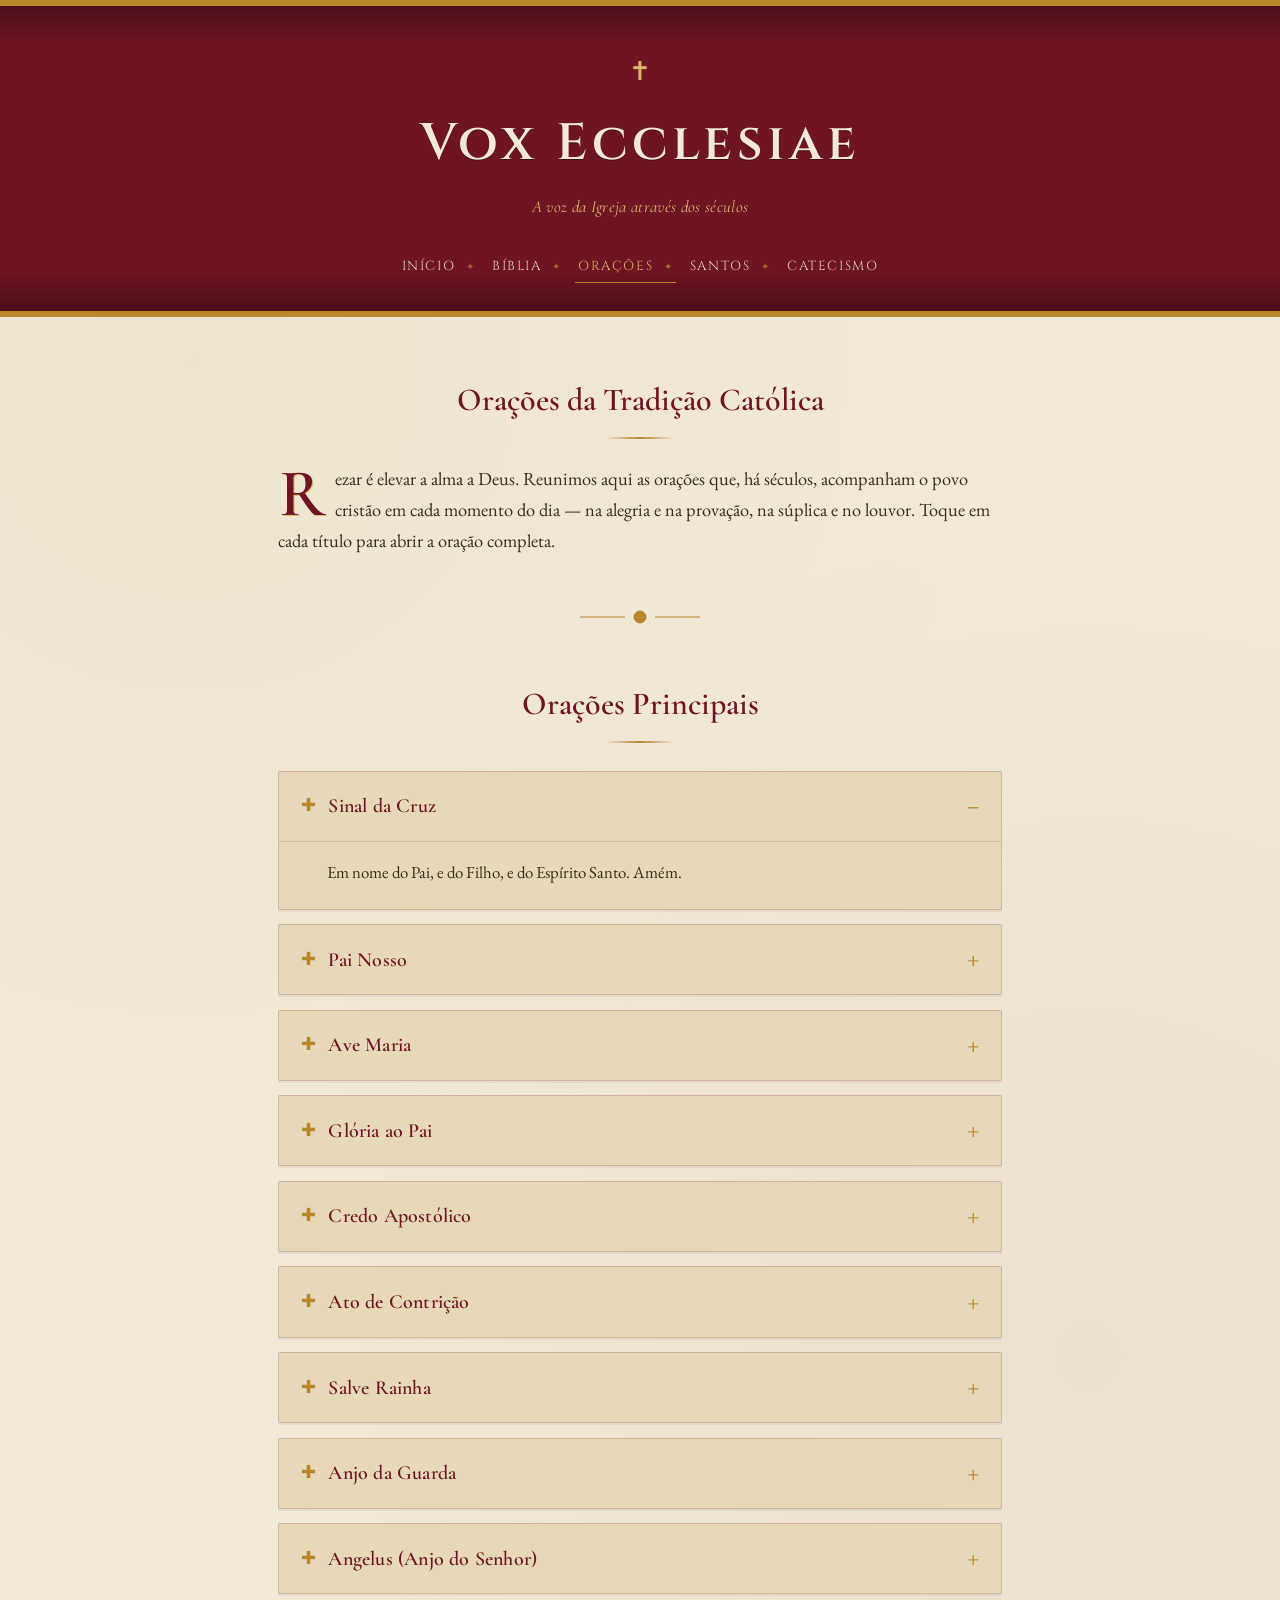
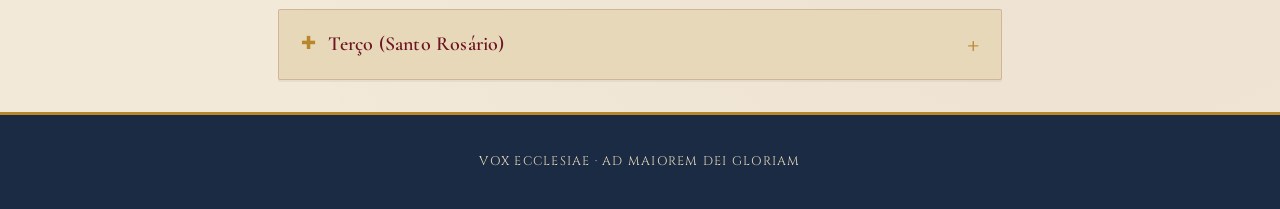
<file: Vox-Ecclesiae-main/oracoes.html>
<!DOCTYPE html>
<html lang="pt-BR">

<head>
    <meta charset="UTF-8">
    <meta name="viewport" content="width=device-width, initial-scale=1.0">
    <title>Orações · Vox Ecclesiae</title>
    <link rel="stylesheet" href="style.css">
    <link rel="stylesheet" href="oracoes.css">
</head>

<body>

    <header>
        <div class="header-ornament" aria-hidden="true">✝</div>
        <h1>Vox Ecclesiae</h1>
        <p class="header-subtitle">A voz da Igreja através dos séculos</p>

        <nav aria-label="Navegação principal">
            <a href="index.html">Início</a>
            <a href="biblia.html">Bíblia</a>
            <a href="oracoes.html" class="active">Orações</a>
            <a href="santos.html">Santos</a>
            <a href="catecismo.html">Catecismo</a>
        </nav>
    </header>

    <main>
        <section class="hero">
            <h2>Orações da Tradição Católica</h2>
            <p class="drop-cap">
                Rezar é elevar a alma a Deus. Reunimos aqui as orações que, há
                séculos, acompanham o povo cristão em cada momento do dia — na
                alegria e na provação, na súplica e no louvor. Toque em cada
                título para abrir a oração completa.
            </p>
        </section>

        <div class="divider" aria-hidden="true">
            <svg viewBox="0 0 120 24" xmlns="http://www.w3.org/2000/svg">
                <line x1="0" y1="12" x2="45" y2="12" />
                <circle cx="60" cy="12" r="6" />
                <path d="M60 6 L64 12 L60 18 L56 12 Z" />
                <line x1="75" y1="12" x2="120" y2="12" />
            </svg>
        </div>

        <section class="prayers">
            <h2>Orações Principais</h2>

            <div class="prayer-list">

                <details class="prayer-card" open>
                    <summary>
                        <span class="prayer-icon" aria-hidden="true">✚</span>
                        <span class="prayer-title">Sinal da Cruz</span>
                    </summary>
                    <div class="prayer-text">
                        <p>
                            Em nome do Pai, e do Filho, e do Espírito Santo. Amém.
                        </p>
                    </div>
                </details>

                <details class="prayer-card">
                    <summary>
                        <span class="prayer-icon" aria-hidden="true">✚</span>
                        <span class="prayer-title">Pai Nosso</span>
                    </summary>
                    <div class="prayer-text">
                        <p>
                            Pai Nosso que estais nos céus, santificado seja o vosso Nome,
                            venha a nós o vosso Reino, seja feita a vossa vontade, assim na
                            terra como no céu. O pão nosso de cada dia nos dai hoje, perdoai-nos
                            as nossas ofensas, assim como nós perdoamos a quem nos tem ofendido,
                            e não nos deixeis cair em tentação, mas livrai-nos do mal. Amém.
                        </p>
                    </div>
                </details>

                <details class="prayer-card">
                    <summary>
                        <span class="prayer-icon" aria-hidden="true">✚</span>
                        <span class="prayer-title">Ave Maria</span>
                    </summary>
                    <div class="prayer-text">
                        <p>
                            Ave Maria, cheia de graça, o Senhor é convosco, bendita sois vós
                            entre as mulheres, e bendito é o fruto do vosso ventre, Jesus.
                            Santa Maria, Mãe de Deus, rogai por nós pecadores, agora e na
                            hora da nossa morte. Amém.
                        </p>
                    </div>
                </details>

                <details class="prayer-card">
                    <summary>
                        <span class="prayer-icon" aria-hidden="true">✚</span>
                        <span class="prayer-title">Glória ao Pai</span>
                    </summary>
                    <div class="prayer-text">
                        <p>
                            Glória ao Pai, ao Filho e ao Espírito Santo. Como era no
                            princípio, agora e sempre, e por todos os séculos dos
                            séculos. Amém.
                        </p>
                    </div>
                </details>

                <details class="prayer-card">
                    <summary>
                        <span class="prayer-icon" aria-hidden="true">✚</span>
                        <span class="prayer-title">Credo Apostólico</span>
                    </summary>
                    <div class="prayer-text">
                        <p>
                            Creio em Deus Pai todo-poderoso, criador do céu e da terra;
                            e em Jesus Cristo, seu único Filho, nosso Senhor, que foi
                            concebido pelo poder do Espírito Santo, nasceu da Virgem
                            Maria, padeceu sob Pôncio Pilatos, foi crucificado, morto e
                            sepultado; desceu à mansão dos mortos; ressuscitou ao terceiro
                            dia; subiu aos céus, está sentado à direita de Deus Pai
                            todo-poderoso, donde há de vir a julgar os vivos e os mortos.
                        </p>
                        <p>
                            Creio no Espírito Santo, na santa Igreja Católica, na
                            comunhão dos santos, na remissão dos pecados, na ressurreição
                            da carne, na vida eterna. Amém.
                        </p>
                    </div>
                </details>

                <details class="prayer-card">
                    <summary>
                        <span class="prayer-icon" aria-hidden="true">✚</span>
                        <span class="prayer-title">Ato de Contrição</span>
                    </summary>
                    <div class="prayer-text">
                        <p>
                            Meu Deus, eu me arrependo de todo o coração de todos os meus
                            pecados, e os detesto, porque, pecando, mereci as penas do
                            inferno e, principalmente, porque ofendi a Vós, que sois
                            infinitamente bom e mereceis ser amado sobre todas as coisas.
                            Proponho firmemente, com o auxílio da vossa graça, não mais
                            pecar e evitar as ocasiões próximas de pecado. Amém.
                        </p>
                    </div>
                </details>

                <details class="prayer-card">
                    <summary>
                        <span class="prayer-icon" aria-hidden="true">✚</span>
                        <span class="prayer-title">Salve Rainha</span>
                    </summary>
                    <div class="prayer-text">
                        <p>
                            Salve, Rainha, Mãe de misericórdia, vida, doçura e esperança
                            nossa, salve! A vós bradamos, os degredados filhos de Eva;
                            a vós suspiramos, gemendo e chorando neste vale de lágrimas.
                        </p>
                        <p>
                            Eia, pois, advogada nossa, esses vossos olhos misericordiosos
                            a nós volvei; e depois deste desterro mostrai-nos Jesus,
                            bendito fruto do vosso ventre. Ó clemente, ó piedosa, ó doce
                            sempre Virgem Maria!
                        </p>
                        <p>
                            Rogai por nós, santa Mãe de Deus, para que sejamos dignos
                            das promessas de Cristo. Amém.
                        </p>
                    </div>
                </details>

                <details class="prayer-card">
                    <summary>
                        <span class="prayer-icon" aria-hidden="true">✚</span>
                        <span class="prayer-title">Anjo da Guarda</span>
                    </summary>
                    <div class="prayer-text">
                        <p>
                            Santo Anjo do Senhor, meu zeloso guardador, se a ti me
                            confiou a piedade divina, sempre me rege, me guarda, me
                            governa e ilumina. Amém.
                        </p>
                    </div>
                </details>

                <details class="prayer-card">
                    <summary>
                        <span class="prayer-icon" aria-hidden="true">✚</span>
                        <span class="prayer-title">Angelus (Anjo do Senhor)</span>
                    </summary>
                    <div class="prayer-text">
                        <p>
                            O Anjo do Senhor anunciou a Maria, e Ela concebeu do Espírito
                            Santo. — <em>Ave Maria...</em>
                        </p>
                        <p>
                            Eis aqui a serva do Senhor. — Faça-se em mim segundo a vossa
                            palavra. — <em>Ave Maria...</em>
                        </p>
                        <p>
                            E o Verbo se fez carne. — E habitou entre nós. —
                            <em>Ave Maria...</em>
                        </p>
                        <p>
                            Rogai por nós, santa Mãe de Deus. — Para que sejamos dignos
                            das promessas de Cristo.
                        </p>
                        <p>
                            Oremos: Infundi, Senhor, ao vosso povo a vossa graça em
                            nossas almas, para que, conhecendo a Encarnação de Cristo,
                            vosso Filho, anunciada pelo Anjo, cheguemos, por sua paixão
                            e morte, à glória da ressurreição. Por Cristo, Senhor nosso.
                            Amém.
                        </p>
                    </div>
                </details>

                <details class="prayer-card">
                    <summary>
                        <span class="prayer-icon" aria-hidden="true">✚</span>
                        <span class="prayer-title">Terço (Santo Rosário)</span>
                    </summary>
                    <div class="prayer-text">
                        <p>
                            O Rosário reza-se em cinco dezenas: cada dezena é introduzida
                            por um Pai Nosso, seguido de dez Ave Marias e encerrada com
                            um Glória ao Pai, meditando-se um mistério da vida de Cristo
                            e de Nossa Senhora em cada dezena — os mistérios Gozosos,
                            Dolorosos, Gloriosos e Luminosos.
                        </p>
                    </div>
                </details>

            </div>
        </section>
    </main>

    <footer>
        <p>Vox Ecclesiae &middot; Ad maiorem Dei gloriam</p>
    </footer>

</body>
</html>
</file>
<file: style.css>
/* ==========================================================================
   Vox Ecclesiae — folha de estilo
   Inspirada em manuscritos iluminados, missais e a paleta litúrgica:
   pergaminho, tinta ferrogálica, ouro velho e vermelho cardinalício.
   ========================================================================== */

@import url('https://fonts.googleapis.com/css2?family=Cinzel:wght@500;600&family=Cormorant+Garamond:ital,wght@0,500;0,600;1,500&family=EB+Garamond:ital,wght@0,400;0,500;1,400&display=swap');

:root {
    --parchment: #f2e9d8;
    --parchment-dark: #e6d8b8;
    --ink: #2b2118;
    --burgundy: #6e1423;
    --burgundy-dark: #4a0d18;
    --gold: #b8862b;
    --gold-light: #d9b667;
    --navy: #1c2b44;

    --font-display: 'Cinzel', serif;
    --font-heading: 'Cormorant Garamond', serif;
    --font-body: 'EB Garamond', serif;
}

* {
    box-sizing: border-box;
}

html {
    scroll-behavior: smooth;
}

body {
    margin: 0;
    background-color: var(--parchment);
    background-image:
        radial-gradient(circle at 15% 20%, rgba(184, 134, 43, 0.05), transparent 45%),
        radial-gradient(circle at 85% 75%, rgba(110, 20, 35, 0.04), transparent 50%);
    color: var(--ink);
    font-family: var(--font-body);
    font-size: 1.125rem;
    line-height: 1.7;
    -webkit-font-smoothing: antialiased;
}

a {
    color: var(--burgundy);
    text-decoration: none;
}

/* ---------- Cabeçalho ---------- */

header {
    background:
        linear-gradient(180deg, var(--burgundy-dark), var(--burgundy) 12%, var(--burgundy) 88%, var(--burgundy-dark));
    border-top: 6px solid var(--gold);
    border-bottom: 6px solid var(--gold);
    color: var(--parchment);
    text-align: center;
    padding: 2.75rem 1.5rem 1.75rem;
}

.header-ornament {
    color: var(--gold-light);
    font-size: 1.6rem;
    margin-bottom: 0.4rem;
}

header h1 {
    font-family: var(--font-display);
    font-weight: 600;
    font-size: clamp(2.1rem, 5vw, 3.2rem);
    letter-spacing: 0.09em;
    margin: 0;
    color: var(--parchment);
    text-shadow: 0 1px 0 rgba(0, 0, 0, 0.35);
}

.header-subtitle {
    font-family: var(--font-heading);
    font-style: italic;
    font-size: 1.05rem;
    color: var(--gold-light);
    margin: 0.35rem 0 1.75rem;
    letter-spacing: 0.02em;
}

nav {
    display: flex;
    flex-wrap: wrap;
    justify-content: center;
    align-items: center;
    gap: 0.65rem;
    font-family: var(--font-display);
    font-size: 0.82rem;
    letter-spacing: 0.12em;
    text-transform: uppercase;
}

nav a {
    color: var(--parchment);
    padding: 0.35rem 0.2rem;
    position: relative;
    opacity: 0.88;
    transition: opacity 0.2s ease, color 0.2s ease;
}

nav a:not(:last-child)::after {
    content: '\2726';
    color: var(--gold);
    font-size: 0.6rem;
    margin-left: 0.65rem;
    opacity: 0.8;
}

nav a:hover,
nav a:focus-visible {
    color: var(--gold-light);
    opacity: 1;
}

nav a.active {
    opacity: 1;
    color: var(--gold-light);
    border-bottom: 1px solid var(--gold);
    padding-bottom: 0.3rem;
}

nav a:focus-visible {
    outline: 1px solid var(--gold-light);
    outline-offset: 3px;
}

/* ---------- Conteúdo principal ---------- */

main {
    max-width: 780px;
    margin: 0 auto;
    padding: 3.5rem 1.75rem 2rem;
}

.hero h2,
.library h2 {
    font-family: var(--font-heading);
    font-weight: 600;
    font-size: 2rem;
    color: var(--burgundy);
    text-align: center;
    margin: 0 0 1.5rem;
}

.hero h2::after,
.library h2::after {
    content: '';
    display: block;
    width: 70px;
    height: 2px;
    margin: 0.6rem auto 0;
    background: linear-gradient(90deg, transparent, var(--gold), transparent);
}

.drop-cap {
    font-size: 1.15rem;
    color: #3a2c1c;
}

.drop-cap::first-letter {
    font-family: var(--font-heading);
    font-weight: 600;
    font-size: 4.2rem;
    float: left;
    line-height: 0.78;
    padding: 0.08em 0.09em 0 0.02em;
    margin-right: 0.05em;
    color: var(--burgundy);
    text-shadow: 1px 1px 0 var(--gold-light);
}

/* ---------- Divisor ornamental ---------- */

.divider {
    display: flex;
    justify-content: center;
    margin: 3rem auto;
    max-width: 260px;
}

.divider svg {
    width: 100%;
    height: 24px;
    stroke: var(--gold);
    fill: var(--gold);
    stroke-width: 1;
}

/* ---------- Biblioteca ---------- */

.library ul {
    list-style: none;
    margin: 0;
    padding: 0;
    display: grid;
    grid-template-columns: repeat(2, 1fr);
    gap: 1.1rem;
}

.library li a {
    display: flex;
    flex-direction: column;
    align-items: center;
    text-align: center;
    gap: 0.35rem;
    height: 100%;
    padding: 1.75rem 1.1rem;
    background: var(--parchment-dark);
    border: 1px solid rgba(110, 20, 35, 0.18);
    border-radius: 2px;
    box-shadow: 0 2px 0 rgba(43, 33, 24, 0.06);
    transition: transform 0.2s ease, box-shadow 0.2s ease, border-color 0.2s ease;
}

.library li a:hover,
.library li a:focus-visible {
    transform: translateY(-3px);
    border-color: var(--gold);
    box-shadow: 0 6px 14px rgba(43, 33, 24, 0.14);
}

.library li a:focus-visible {
    outline: 1px solid var(--burgundy);
    outline-offset: 2px;
}

.library-icon {
    font-size: 1.6rem;
    color: var(--gold);
    margin-bottom: 0.15rem;
}

.library-title {
    font-family: var(--font-heading);
    font-weight: 600;
    font-size: 1.3rem;
    color: var(--burgundy);
}

.library-desc {
    font-size: 0.92rem;
    color: #5a4a36;
    line-height: 1.4;
}

/* ---------- Rodapé ---------- */

footer {
    background: var(--navy);
    color: var(--parchment-dark);
    text-align: center;
    padding: 1.5rem 1rem;
    border-top: 3px solid var(--gold);
    font-family: var(--font-display);
    font-size: 0.78rem;
    letter-spacing: 0.1em;
    text-transform: uppercase;
}

/* ---------- Responsivo ---------- */

@media (max-width: 560px) {
    .library ul {
        grid-template-columns: 1fr;
    }

    nav {
        gap: 0.4rem 0.5rem;
    }
}

/* ---------- Movimento reduzido ---------- */

@media (prefers-reduced-motion: reduce) {
    html {
        scroll-behavior: auto;
    }

    .library li a {
        transition: none;
    }
}
</file>
<file: Vox-Ecclesiae-main/style.css>
/* ==========================================================================
   Vox Ecclesiae — folha de estilo
   Inspirada em manuscritos iluminados, missais e a paleta litúrgica:
   pergaminho, tinta ferrogálica, ouro velho e vermelho cardinalício.
   ========================================================================== */

@import url('https://fonts.googleapis.com/css2?family=Cinzel:wght@500;600&family=Cormorant+Garamond:ital,wght@0,500;0,600;1,500&family=EB+Garamond:ital,wght@0,400;0,500;1,400&display=swap');

:root {
    --parchment: #f2e9d8;
    --parchment-dark: #e6d8b8;
    --ink: #2b2118;
    --burgundy: #6e1423;
    --burgundy-dark: #4a0d18;
    --gold: #b8862b;
    --gold-light: #d9b667;
    --navy: #1c2b44;

    --font-display: 'Cinzel', serif;
    --font-heading: 'Cormorant Garamond', serif;
    --font-body: 'EB Garamond', serif;
}

* {
    box-sizing: border-box;
}

html {
    scroll-behavior: smooth;
}

body {
    margin: 0;
    background-color: var(--parchment);
    background-image:
        radial-gradient(circle at 15% 20%, rgba(184, 134, 43, 0.05), transparent 45%),
        radial-gradient(circle at 85% 75%, rgba(110, 20, 35, 0.04), transparent 50%);
    color: var(--ink);
    font-family: var(--font-body);
    font-size: 1.125rem;
    line-height: 1.7;
    -webkit-font-smoothing: antialiased;
}

a {
    color: var(--burgundy);
    text-decoration: none;
}

/* ---------- Cabeçalho ---------- */

header {
    background:
        linear-gradient(180deg, var(--burgundy-dark), var(--burgundy) 12%, var(--burgundy) 88%, var(--burgundy-dark));
    border-top: 6px solid var(--gold);
    border-bottom: 6px solid var(--gold);
    color: var(--parchment);
    text-align: center;
    padding: 2.75rem 1.5rem 1.75rem;
}

.header-ornament {
    color: var(--gold-light);
    font-size: 1.6rem;
    margin-bottom: 0.4rem;
}

header h1 {
    font-family: var(--font-display);
    font-weight: 600;
    font-size: clamp(2.1rem, 5vw, 3.2rem);
    letter-spacing: 0.09em;
    margin: 0;
    color: var(--parchment);
    text-shadow: 0 1px 0 rgba(0, 0, 0, 0.35);
}

.header-subtitle {
    font-family: var(--font-heading);
    font-style: italic;
    font-size: 1.05rem;
    color: var(--gold-light);
    margin: 0.35rem 0 1.75rem;
    letter-spacing: 0.02em;
}

nav {
    display: flex;
    flex-wrap: wrap;
    justify-content: center;
    align-items: center;
    gap: 0.65rem;
    font-family: var(--font-display);
    font-size: 0.82rem;
    letter-spacing: 0.12em;
    text-transform: uppercase;
}

nav a {
    color: var(--parchment);
    padding: 0.35rem 0.2rem;
    position: relative;
    opacity: 0.88;
    transition: opacity 0.2s ease, color 0.2s ease;
}

nav a:not(:last-child)::after {
    content: '\2726';
    color: var(--gold);
    font-size: 0.6rem;
    margin-left: 0.65rem;
    opacity: 0.8;
}

nav a:hover,
nav a:focus-visible {
    color: var(--gold-light);
    opacity: 1;
}

nav a.active {
    opacity: 1;
    color: var(--gold-light);
    border-bottom: 1px solid var(--gold);
    padding-bottom: 0.3rem;
}

nav a:focus-visible {
    outline: 1px solid var(--gold-light);
    outline-offset: 3px;
}

/* ---------- Conteúdo principal ---------- */

main {
    max-width: 780px;
    margin: 0 auto;
    padding: 3.5rem 1.75rem 2rem;
}

.hero h2,
.library h2 {
    font-family: var(--font-heading);
    font-weight: 600;
    font-size: 2rem;
    color: var(--burgundy);
    text-align: center;
    margin: 0 0 1.5rem;
}

.hero h2::after,
.library h2::after {
    content: '';
    display: block;
    width: 70px;
    height: 2px;
    margin: 0.6rem auto 0;
    background: linear-gradient(90deg, transparent, var(--gold), transparent);
}

.drop-cap {
    font-size: 1.15rem;
    color: #3a2c1c;
}

.drop-cap::first-letter {
    font-family: var(--font-heading);
    font-weight: 600;
    font-size: 4.2rem;
    float: left;
    line-height: 0.78;
    padding: 0.08em 0.09em 0 0.02em;
    margin-right: 0.05em;
    color: var(--burgundy);
    text-shadow: 1px 1px 0 var(--gold-light);
}

/* ---------- Divisor ornamental ---------- */

.divider {
    display: flex;
    justify-content: center;
    margin: 3rem auto;
    max-width: 260px;
}

.divider svg {
    width: 100%;
    height: 24px;
    stroke: var(--gold);
    fill: var(--gold);
    stroke-width: 1;
}

/* ---------- Biblioteca ---------- */

.library ul {
    list-style: none;
    margin: 0;
    padding: 0;
    display: grid;
    grid-template-columns: repeat(2, 1fr);
    gap: 1.1rem;
}

.library li a {
    display: flex;
    flex-direction: column;
    align-items: center;
    text-align: center;
    gap: 0.35rem;
    height: 100%;
    padding: 1.75rem 1.1rem;
    background: var(--parchment-dark);
    border: 1px solid rgba(110, 20, 35, 0.18);
    border-radius: 2px;
    box-shadow: 0 2px 0 rgba(43, 33, 24, 0.06);
    transition: transform 0.2s ease, box-shadow 0.2s ease, border-color 0.2s ease;
}

.library li a:hover,
.library li a:focus-visible {
    transform: translateY(-3px);
    border-color: var(--gold);
    box-shadow: 0 6px 14px rgba(43, 33, 24, 0.14);
}

.library li a:focus-visible {
    outline: 1px solid var(--burgundy);
    outline-offset: 2px;
}

.library-icon {
    font-size: 1.6rem;
    color: var(--gold);
    margin-bottom: 0.15rem;
}

.library-title {
    font-family: var(--font-heading);
    font-weight: 600;
    font-size: 1.3rem;
    color: var(--burgundy);
}

.library-desc {
    font-size: 0.92rem;
    color: #5a4a36;
    line-height: 1.4;
}

/* ---------- Rodapé ---------- */

footer {
    background: var(--navy);
    color: var(--parchment-dark);
    text-align: center;
    padding: 1.5rem 1rem;
    border-top: 3px solid var(--gold);
    font-family: var(--font-display);
    font-size: 0.78rem;
    letter-spacing: 0.1em;
    text-transform: uppercase;
}

/* ---------- Responsivo ---------- */

@media (max-width: 560px) {
    .library ul {
        grid-template-columns: 1fr;
    }

    nav {
        gap: 0.4rem 0.5rem;
    }
}

/* ---------- Movimento reduzido ---------- */

@media (prefers-reduced-motion: reduce) {
    html {
        scroll-behavior: auto;
    }

    .library li a {
        transition: none;
    }
}
</file>
<file: oracoes.css>
/* ==========================================================================
   Vox Ecclesiae — oracoes.css
   Estilos específicos da página de Orações.
   Usa os mesmos tokens definidos em style.css (:root).
   ========================================================================== */

/* ---------- Seção Orações ---------- */

.prayers h2 {
    font-family: var(--font-heading);
    font-weight: 600;
    font-size: 2rem;
    color: var(--burgundy);
    text-align: center;
    margin: 0 0 1.75rem;
}

.prayers h2::after {
    content: '';
    display: block;
    width: 70px;
    height: 2px;
    margin: 0.6rem auto 0;
    background: linear-gradient(90deg, transparent, var(--gold), transparent);
}

/* ---------- Lista de orações ---------- */

.prayer-list {
    display: flex;
    flex-direction: column;
    gap: 0.9rem;
}

.prayer-card {
    background: var(--parchment-dark);
    border: 1px solid rgba(110, 20, 35, 0.18);
    border-radius: 2px;
    box-shadow: 0 2px 0 rgba(43, 33, 24, 0.06);
    transition: border-color 0.2s ease, box-shadow 0.2s ease;
}

.prayer-card:hover {
    border-color: var(--gold);
    box-shadow: 0 6px 14px rgba(43, 33, 24, 0.1);
}

.prayer-card summary {
    list-style: none;
    display: flex;
    align-items: center;
    gap: 0.75rem;
    padding: 1.1rem 1.4rem;
    cursor: pointer;
    font-family: var(--font-heading);
    user-select: none;
}

.prayer-card summary::-webkit-details-marker {
    display: none;
}

.prayer-card summary::after {
    content: '\002B';
    margin-left: auto;
    color: var(--gold);
    font-family: var(--font-body);
    font-size: 1.3rem;
    line-height: 1;
    transition: transform 0.25s ease;
}

.prayer-card[open] summary::after {
    content: '\2212';
}

.prayer-card summary:focus-visible {
    outline: 1px solid var(--burgundy);
    outline-offset: 3px;
}

.prayer-icon {
    color: var(--gold);
    font-size: 1.1rem;
    flex-shrink: 0;
}

.prayer-title {
    font-weight: 600;
    font-size: 1.25rem;
    color: var(--burgundy);
    letter-spacing: 0.01em;
}

.prayer-text {
    padding: 0 1.4rem 1.4rem 3rem;
    border-top: 1px solid rgba(110, 20, 35, 0.14);
    color: #3a2c1c;
    font-size: 1.05rem;
}

.prayer-text p {
    margin: 1rem 0 0;
}

.prayer-text em {
    color: var(--burgundy);
    font-style: italic;
}

/* Pequena animação de abertura do conteúdo */
.prayer-card[open] .prayer-text {
    animation: unfold 0.25s ease;
}

@keyframes unfold {
    from {
        opacity: 0;
        transform: translateY(-4px);
    }

    to {
        opacity: 1;
        transform: translateY(0);
    }
}

/* ---------- Responsivo ---------- */

@media (max-width: 560px) {
    .prayer-text {
        padding-left: 1.4rem;
    }

    .prayer-title {
        font-size: 1.1rem;
    }
}

/* ---------- Movimento reduzido ---------- */

@media (prefers-reduced-motion: reduce) {
    .prayer-card {
        transition: none;
    }

    .prayer-card summary::after {
        transition: none;
    }

    .prayer-card[open] .prayer-text {
        animation: none;
    }
}
</file>
<file: Vox-Ecclesiae-main/oracoes.css>
/* ==========================================================================
   Vox Ecclesiae — oracoes.css
   Estilos específicos da página de Orações.
   Usa os mesmos tokens definidos em style.css (:root).
   ========================================================================== */

/* ---------- Seção Orações ---------- */

.prayers h2 {
    font-family: var(--font-heading);
    font-weight: 600;
    font-size: 2rem;
    color: var(--burgundy);
    text-align: center;
    margin: 0 0 1.75rem;
}

.prayers h2::after {
    content: '';
    display: block;
    width: 70px;
    height: 2px;
    margin: 0.6rem auto 0;
    background: linear-gradient(90deg, transparent, var(--gold), transparent);
}

/* ---------- Lista de orações ---------- */

.prayer-list {
    display: flex;
    flex-direction: column;
    gap: 0.9rem;
}

.prayer-card {
    background: var(--parchment-dark);
    border: 1px solid rgba(110, 20, 35, 0.18);
    border-radius: 2px;
    box-shadow: 0 2px 0 rgba(43, 33, 24, 0.06);
    transition: border-color 0.2s ease, box-shadow 0.2s ease;
}

.prayer-card:hover {
    border-color: var(--gold);
    box-shadow: 0 6px 14px rgba(43, 33, 24, 0.1);
}

.prayer-card summary {
    list-style: none;
    display: flex;
    align-items: center;
    gap: 0.75rem;
    padding: 1.1rem 1.4rem;
    cursor: pointer;
    font-family: var(--font-heading);
    user-select: none;
}

.prayer-card summary::-webkit-details-marker {
    display: none;
}

.prayer-card summary::after {
    content: '\002B';
    margin-left: auto;
    color: var(--gold);
    font-family: var(--font-body);
    font-size: 1.3rem;
    line-height: 1;
    transition: transform 0.25s ease;
}

.prayer-card[open] summary::after {
    content: '\2212';
}

.prayer-card summary:focus-visible {
    outline: 1px solid var(--burgundy);
    outline-offset: 3px;
}

.prayer-icon {
    color: var(--gold);
    font-size: 1.1rem;
    flex-shrink: 0;
}

.prayer-title {
    font-weight: 600;
    font-size: 1.25rem;
    color: var(--burgundy);
    letter-spacing: 0.01em;
}

.prayer-text {
    padding: 0 1.4rem 1.4rem 3rem;
    border-top: 1px solid rgba(110, 20, 35, 0.14);
    color: #3a2c1c;
    font-size: 1.05rem;
}

.prayer-text p {
    margin: 1rem 0 0;
}

.prayer-text em {
    color: var(--burgundy);
    font-style: italic;
}

/* Pequena animação de abertura do conteúdo */
.prayer-card[open] .prayer-text {
    animation: unfold 0.25s ease;
}

@keyframes unfold {
    from {
        opacity: 0;
        transform: translateY(-4px);
    }

    to {
        opacity: 1;
        transform: translateY(0);
    }
}

/* ---------- Responsivo ---------- */

@media (max-width: 560px) {
    .prayer-text {
        padding-left: 1.4rem;
    }

    .prayer-title {
        font-size: 1.1rem;
    }
}

/* ---------- Movimento reduzido ---------- */

@media (prefers-reduced-motion: reduce) {
    .prayer-card {
        transition: none;
    }

    .prayer-card summary::after {
        transition: none;
    }

    .prayer-card[open] .prayer-text {
        animation: none;
    }
}
</file>
